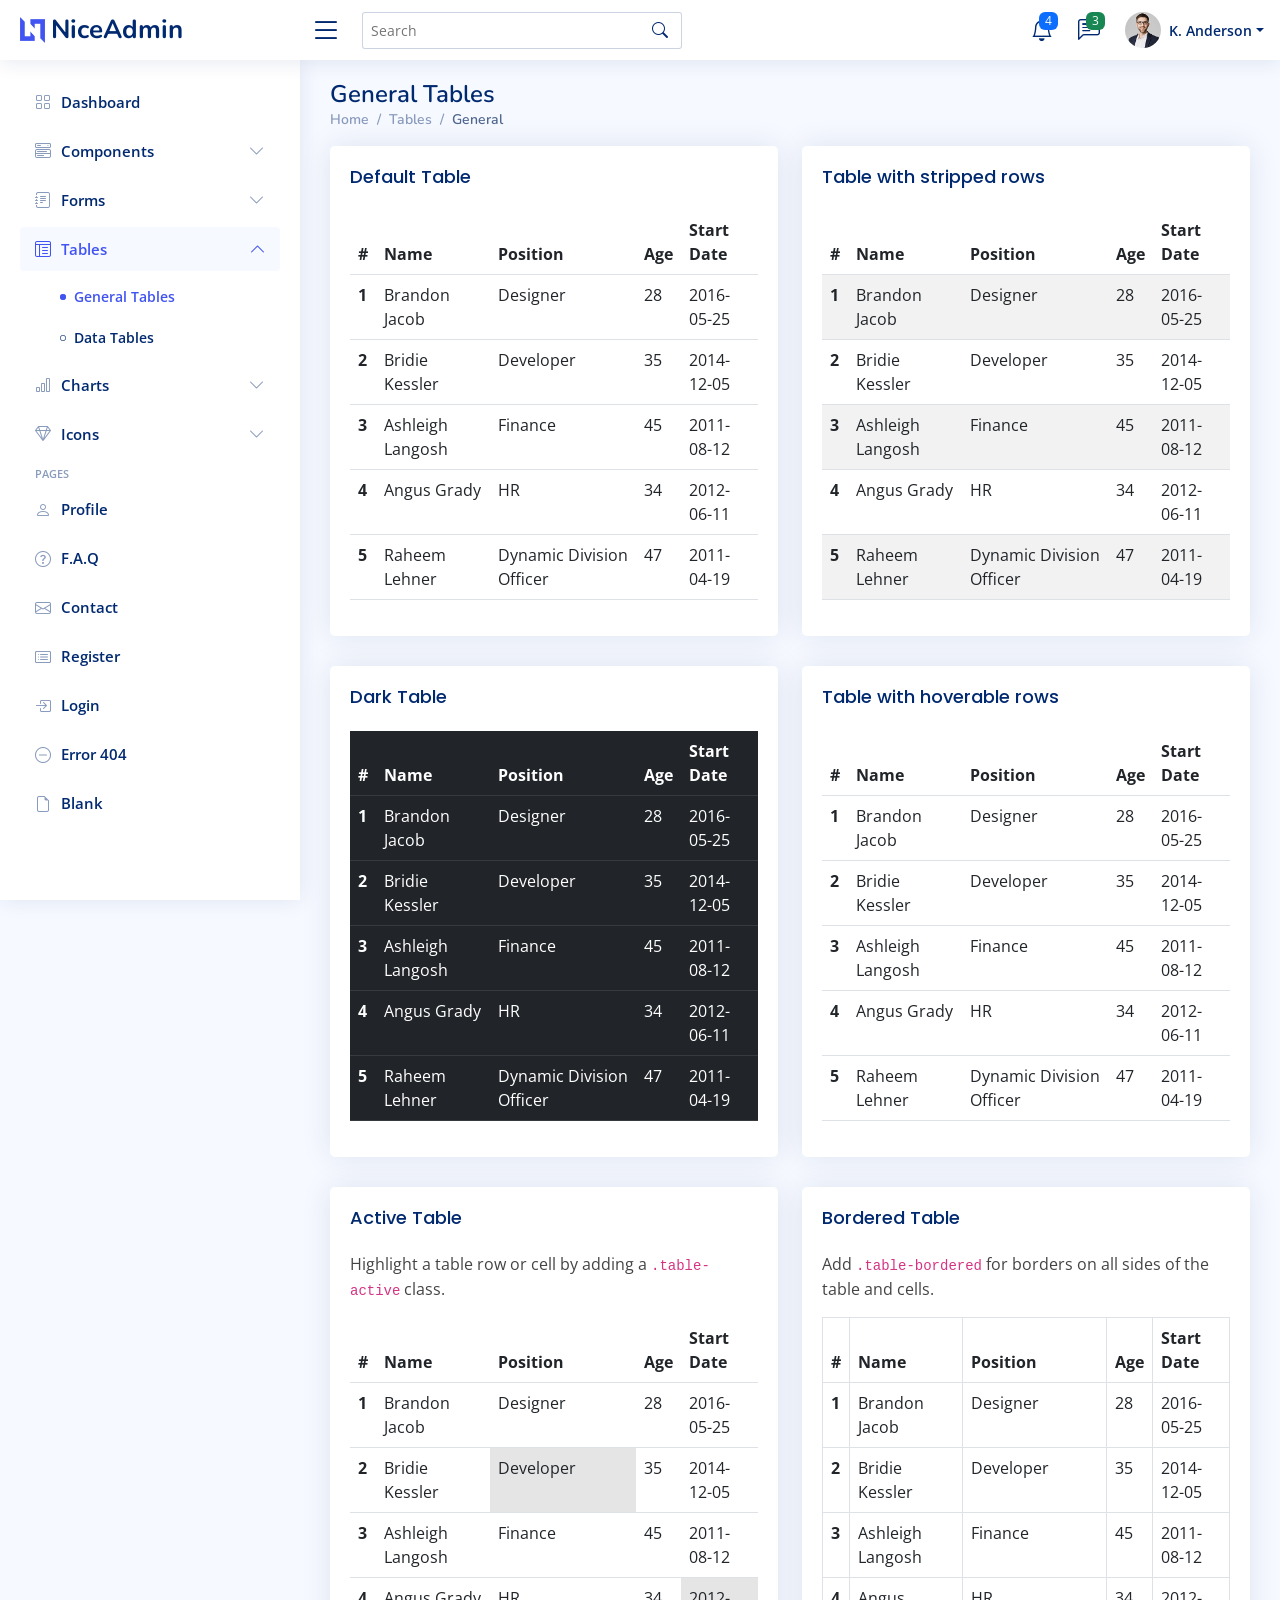
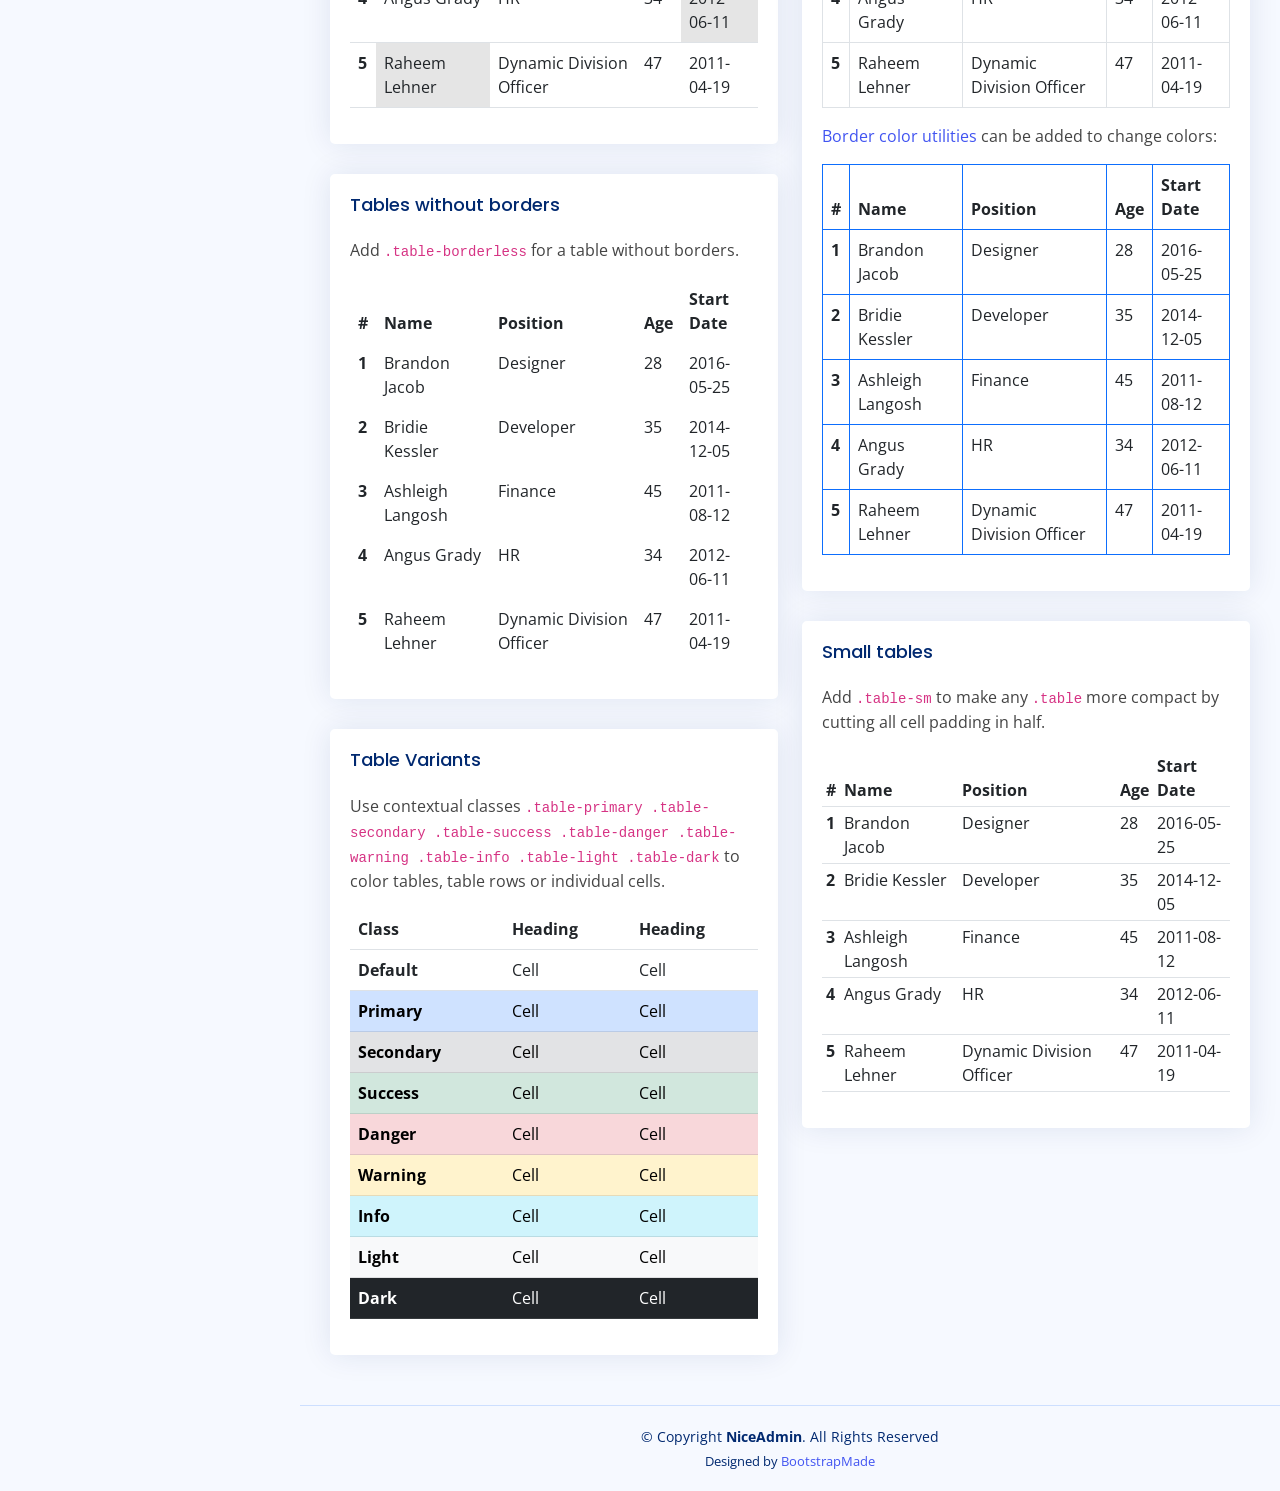
<file: resources/views/rapid/admin/tables-general.html>
<!DOCTYPE html>
<html lang="en">

<head>
  <meta charset="utf-8">
  <meta content="width=device-width, initial-scale=1.0" name="viewport">

  <title>Tables / General - NiceAdmin Bootstrap Template</title>
  <meta content="" name="description">
  <meta content="" name="keywords">

  <!-- Favicons -->
  <link href="assets/img/favicon.png" rel="icon">
  <link href="assets/img/apple-touch-icon.png" rel="apple-touch-icon">

  <!-- Google Fonts -->
  <link href="https://fonts.gstatic.com" rel="preconnect">
  <link href="https://fonts.googleapis.com/css?family=Open+Sans:300,300i,400,400i,600,600i,700,700i|Nunito:300,300i,400,400i,600,600i,700,700i|Poppins:300,300i,400,400i,500,500i,600,600i,700,700i" rel="stylesheet">

  <!-- Vendor CSS Files -->
  <link href="assets/vendor/bootstrap/css/bootstrap.min.css" rel="stylesheet">
  <link href="assets/vendor/bootstrap-icons/bootstrap-icons.css" rel="stylesheet">
  <link href="assets/vendor/boxicons/css/boxicons.min.css" rel="stylesheet">
  <link href="assets/vendor/quill/quill.snow.css" rel="stylesheet">
  <link href="assets/vendor/quill/quill.bubble.css" rel="stylesheet">
  <link href="assets/vendor/remixicon/remixicon.css" rel="stylesheet">
  <link href="assets/vendor/simple-datatables/style.css" rel="stylesheet">

  <!-- Template Main CSS File -->
  <link href="assets/css/style.css" rel="stylesheet">

  <!-- =======================================================
  * Template Name: NiceAdmin - v2.5.0
  * Template URL: https://bootstrapmade.com/nice-admin-bootstrap-admin-html-template/
  * Author: BootstrapMade.com
  * License: https://bootstrapmade.com/license/
  ======================================================== -->
</head>

<body>

  <!-- ======= Header ======= -->
  <header id="header" class="header fixed-top d-flex align-items-center">

    <div class="d-flex align-items-center justify-content-between">
      <a href="index.html" class="logo d-flex align-items-center">
        <img src="assets/img/logo.png" alt="">
        <span class="d-none d-lg-block">NiceAdmin</span>
      </a>
      <i class="bi bi-list toggle-sidebar-btn"></i>
    </div><!-- End Logo -->

    <div class="search-bar">
      <form class="search-form d-flex align-items-center" method="POST" action="#">
        <input type="text" name="query" placeholder="Search" title="Enter search keyword">
        <button type="submit" title="Search"><i class="bi bi-search"></i></button>
      </form>
    </div><!-- End Search Bar -->

    <nav class="header-nav ms-auto">
      <ul class="d-flex align-items-center">

        <li class="nav-item d-block d-lg-none">
          <a class="nav-link nav-icon search-bar-toggle " href="#">
            <i class="bi bi-search"></i>
          </a>
        </li><!-- End Search Icon-->

        <li class="nav-item dropdown">

          <a class="nav-link nav-icon" href="#" data-bs-toggle="dropdown">
            <i class="bi bi-bell"></i>
            <span class="badge bg-primary badge-number">4</span>
          </a><!-- End Notification Icon -->

          <ul class="dropdown-menu dropdown-menu-end dropdown-menu-arrow notifications">
            <li class="dropdown-header">
              You have 4 new notifications
              <a href="#"><span class="badge rounded-pill bg-primary p-2 ms-2">View all</span></a>
            </li>
            <li>
              <hr class="dropdown-divider">
            </li>

            <li class="notification-item">
              <i class="bi bi-exclamation-circle text-warning"></i>
              <div>
                <h4>Lorem Ipsum</h4>
                <p>Quae dolorem earum veritatis oditseno</p>
                <p>30 min. ago</p>
              </div>
            </li>

            <li>
              <hr class="dropdown-divider">
            </li>

            <li class="notification-item">
              <i class="bi bi-x-circle text-danger"></i>
              <div>
                <h4>Atque rerum nesciunt</h4>
                <p>Quae dolorem earum veritatis oditseno</p>
                <p>1 hr. ago</p>
              </div>
            </li>

            <li>
              <hr class="dropdown-divider">
            </li>

            <li class="notification-item">
              <i class="bi bi-check-circle text-success"></i>
              <div>
                <h4>Sit rerum fuga</h4>
                <p>Quae dolorem earum veritatis oditseno</p>
                <p>2 hrs. ago</p>
              </div>
            </li>

            <li>
              <hr class="dropdown-divider">
            </li>

            <li class="notification-item">
              <i class="bi bi-info-circle text-primary"></i>
              <div>
                <h4>Dicta reprehenderit</h4>
                <p>Quae dolorem earum veritatis oditseno</p>
                <p>4 hrs. ago</p>
              </div>
            </li>

            <li>
              <hr class="dropdown-divider">
            </li>
            <li class="dropdown-footer">
              <a href="#">Show all notifications</a>
            </li>

          </ul><!-- End Notification Dropdown Items -->

        </li><!-- End Notification Nav -->

        <li class="nav-item dropdown">

          <a class="nav-link nav-icon" href="#" data-bs-toggle="dropdown">
            <i class="bi bi-chat-left-text"></i>
            <span class="badge bg-success badge-number">3</span>
          </a><!-- End Messages Icon -->

          <ul class="dropdown-menu dropdown-menu-end dropdown-menu-arrow messages">
            <li class="dropdown-header">
              You have 3 new messages
              <a href="#"><span class="badge rounded-pill bg-primary p-2 ms-2">View all</span></a>
            </li>
            <li>
              <hr class="dropdown-divider">
            </li>

            <li class="message-item">
              <a href="#">
                <img src="assets/img/messages-1.jpg" alt="" class="rounded-circle">
                <div>
                  <h4>Maria Hudson</h4>
                  <p>Velit asperiores et ducimus soluta repudiandae labore officia est ut...</p>
                  <p>4 hrs. ago</p>
                </div>
              </a>
            </li>
            <li>
              <hr class="dropdown-divider">
            </li>

            <li class="message-item">
              <a href="#">
                <img src="assets/img/messages-2.jpg" alt="" class="rounded-circle">
                <div>
                  <h4>Anna Nelson</h4>
                  <p>Velit asperiores et ducimus soluta repudiandae labore officia est ut...</p>
                  <p>6 hrs. ago</p>
                </div>
              </a>
            </li>
            <li>
              <hr class="dropdown-divider">
            </li>

            <li class="message-item">
              <a href="#">
                <img src="assets/img/messages-3.jpg" alt="" class="rounded-circle">
                <div>
                  <h4>David Muldon</h4>
                  <p>Velit asperiores et ducimus soluta repudiandae labore officia est ut...</p>
                  <p>8 hrs. ago</p>
                </div>
              </a>
            </li>
            <li>
              <hr class="dropdown-divider">
            </li>

            <li class="dropdown-footer">
              <a href="#">Show all messages</a>
            </li>

          </ul><!-- End Messages Dropdown Items -->

        </li><!-- End Messages Nav -->

        <li class="nav-item dropdown pe-3">

          <a class="nav-link nav-profile d-flex align-items-center pe-0" href="#" data-bs-toggle="dropdown">
            <img src="assets/img/profile-img.jpg" alt="Profile" class="rounded-circle">
            <span class="d-none d-md-block dropdown-toggle ps-2">K. Anderson</span>
          </a><!-- End Profile Iamge Icon -->

          <ul class="dropdown-menu dropdown-menu-end dropdown-menu-arrow profile">
            <li class="dropdown-header">
              <h6>Kevin Anderson</h6>
              <span>Web Designer</span>
            </li>
            <li>
              <hr class="dropdown-divider">
            </li>

            <li>
              <a class="dropdown-item d-flex align-items-center" href="users-profile.html">
                <i class="bi bi-person"></i>
                <span>My Profile</span>
              </a>
            </li>
            <li>
              <hr class="dropdown-divider">
            </li>

            <li>
              <a class="dropdown-item d-flex align-items-center" href="users-profile.html">
                <i class="bi bi-gear"></i>
                <span>Account Settings</span>
              </a>
            </li>
            <li>
              <hr class="dropdown-divider">
            </li>

            <li>
              <a class="dropdown-item d-flex align-items-center" href="pages-faq.html">
                <i class="bi bi-question-circle"></i>
                <span>Need Help?</span>
              </a>
            </li>
            <li>
              <hr class="dropdown-divider">
            </li>

            <li>
              <a class="dropdown-item d-flex align-items-center" href="#">
                <i class="bi bi-box-arrow-right"></i>
                <span>Sign Out</span>
              </a>
            </li>

          </ul><!-- End Profile Dropdown Items -->
        </li><!-- End Profile Nav -->

      </ul>
    </nav><!-- End Icons Navigation -->

  </header><!-- End Header -->

  <!-- ======= Sidebar ======= -->
  <aside id="sidebar" class="sidebar">

    <ul class="sidebar-nav" id="sidebar-nav">

      <li class="nav-item">
        <a class="nav-link collapsed" href="index.html">
          <i class="bi bi-grid"></i>
          <span>Dashboard</span>
        </a>
      </li><!-- End Dashboard Nav -->

      <li class="nav-item">
        <a class="nav-link collapsed" data-bs-target="#components-nav" data-bs-toggle="collapse" href="#">
          <i class="bi bi-menu-button-wide"></i><span>Components</span><i class="bi bi-chevron-down ms-auto"></i>
        </a>
        <ul id="components-nav" class="nav-content collapse " data-bs-parent="#sidebar-nav">
          <li>
            <a href="components-alerts.html">
              <i class="bi bi-circle"></i><span>Alerts</span>
            </a>
          </li>
          <li>
            <a href="components-accordion.html">
              <i class="bi bi-circle"></i><span>Accordion</span>
            </a>
          </li>
          <li>
            <a href="components-badges.html">
              <i class="bi bi-circle"></i><span>Badges</span>
            </a>
          </li>
          <li>
            <a href="components-breadcrumbs.html">
              <i class="bi bi-circle"></i><span>Breadcrumbs</span>
            </a>
          </li>
          <li>
            <a href="components-buttons.html">
              <i class="bi bi-circle"></i><span>Buttons</span>
            </a>
          </li>
          <li>
            <a href="components-cards.html">
              <i class="bi bi-circle"></i><span>Cards</span>
            </a>
          </li>
          <li>
            <a href="components-carousel.html">
              <i class="bi bi-circle"></i><span>Carousel</span>
            </a>
          </li>
          <li>
            <a href="components-list-group.html">
              <i class="bi bi-circle"></i><span>List group</span>
            </a>
          </li>
          <li>
            <a href="components-modal.html">
              <i class="bi bi-circle"></i><span>Modal</span>
            </a>
          </li>
          <li>
            <a href="components-tabs.html">
              <i class="bi bi-circle"></i><span>Tabs</span>
            </a>
          </li>
          <li>
            <a href="components-pagination.html">
              <i class="bi bi-circle"></i><span>Pagination</span>
            </a>
          </li>
          <li>
            <a href="components-progress.html">
              <i class="bi bi-circle"></i><span>Progress</span>
            </a>
          </li>
          <li>
            <a href="components-spinners.html">
              <i class="bi bi-circle"></i><span>Spinners</span>
            </a>
          </li>
          <li>
            <a href="components-tooltips.html">
              <i class="bi bi-circle"></i><span>Tooltips</span>
            </a>
          </li>
        </ul>
      </li><!-- End Components Nav -->

      <li class="nav-item">
        <a class="nav-link collapsed" data-bs-target="#forms-nav" data-bs-toggle="collapse" href="#">
          <i class="bi bi-journal-text"></i><span>Forms</span><i class="bi bi-chevron-down ms-auto"></i>
        </a>
        <ul id="forms-nav" class="nav-content collapse " data-bs-parent="#sidebar-nav">
          <li>
            <a href="forms-elements.html">
              <i class="bi bi-circle"></i><span>Form Elements</span>
            </a>
          </li>
          <li>
            <a href="forms-layouts.html">
              <i class="bi bi-circle"></i><span>Form Layouts</span>
            </a>
          </li>
          <li>
            <a href="forms-editors.html">
              <i class="bi bi-circle"></i><span>Form Editors</span>
            </a>
          </li>
          <li>
            <a href="forms-validation.html">
              <i class="bi bi-circle"></i><span>Form Validation</span>
            </a>
          </li>
        </ul>
      </li><!-- End Forms Nav -->

      <li class="nav-item">
        <a class="nav-link " data-bs-target="#tables-nav" data-bs-toggle="collapse" href="#">
          <i class="bi bi-layout-text-window-reverse"></i><span>Tables</span><i class="bi bi-chevron-down ms-auto"></i>
        </a>
        <ul id="tables-nav" class="nav-content collapse show" data-bs-parent="#sidebar-nav">
          <li>
            <a href="tables-general.html" class="active">
              <i class="bi bi-circle"></i><span>General Tables</span>
            </a>
          </li>
          <li>
            <a href="tables-data.html">
              <i class="bi bi-circle"></i><span>Data Tables</span>
            </a>
          </li>
        </ul>
      </li><!-- End Tables Nav -->

      <li class="nav-item">
        <a class="nav-link collapsed" data-bs-target="#charts-nav" data-bs-toggle="collapse" href="#">
          <i class="bi bi-bar-chart"></i><span>Charts</span><i class="bi bi-chevron-down ms-auto"></i>
        </a>
        <ul id="charts-nav" class="nav-content collapse " data-bs-parent="#sidebar-nav">
          <li>
            <a href="charts-chartjs.html">
              <i class="bi bi-circle"></i><span>Chart.js</span>
            </a>
          </li>
          <li>
            <a href="charts-apexcharts.html">
              <i class="bi bi-circle"></i><span>ApexCharts</span>
            </a>
          </li>
          <li>
            <a href="charts-echarts.html">
              <i class="bi bi-circle"></i><span>ECharts</span>
            </a>
          </li>
        </ul>
      </li><!-- End Charts Nav -->

      <li class="nav-item">
        <a class="nav-link collapsed" data-bs-target="#icons-nav" data-bs-toggle="collapse" href="#">
          <i class="bi bi-gem"></i><span>Icons</span><i class="bi bi-chevron-down ms-auto"></i>
        </a>
        <ul id="icons-nav" class="nav-content collapse " data-bs-parent="#sidebar-nav">
          <li>
            <a href="icons-bootstrap.html">
              <i class="bi bi-circle"></i><span>Bootstrap Icons</span>
            </a>
          </li>
          <li>
            <a href="icons-remix.html">
              <i class="bi bi-circle"></i><span>Remix Icons</span>
            </a>
          </li>
          <li>
            <a href="icons-boxicons.html">
              <i class="bi bi-circle"></i><span>Boxicons</span>
            </a>
          </li>
        </ul>
      </li><!-- End Icons Nav -->

      <li class="nav-heading">Pages</li>

      <li class="nav-item">
        <a class="nav-link collapsed" href="users-profile.html">
          <i class="bi bi-person"></i>
          <span>Profile</span>
        </a>
      </li><!-- End Profile Page Nav -->

      <li class="nav-item">
        <a class="nav-link collapsed" href="pages-faq.html">
          <i class="bi bi-question-circle"></i>
          <span>F.A.Q</span>
        </a>
      </li><!-- End F.A.Q Page Nav -->

      <li class="nav-item">
        <a class="nav-link collapsed" href="pages-contact.html">
          <i class="bi bi-envelope"></i>
          <span>Contact</span>
        </a>
      </li><!-- End Contact Page Nav -->

      <li class="nav-item">
        <a class="nav-link collapsed" href="pages-register.html">
          <i class="bi bi-card-list"></i>
          <span>Register</span>
        </a>
      </li><!-- End Register Page Nav -->

      <li class="nav-item">
        <a class="nav-link collapsed" href="pages-login.html">
          <i class="bi bi-box-arrow-in-right"></i>
          <span>Login</span>
        </a>
      </li><!-- End Login Page Nav -->

      <li class="nav-item">
        <a class="nav-link collapsed" href="pages-error-404.html">
          <i class="bi bi-dash-circle"></i>
          <span>Error 404</span>
        </a>
      </li><!-- End Error 404 Page Nav -->

      <li class="nav-item">
        <a class="nav-link collapsed" href="pages-blank.html">
          <i class="bi bi-file-earmark"></i>
          <span>Blank</span>
        </a>
      </li><!-- End Blank Page Nav -->

    </ul>

  </aside><!-- End Sidebar-->

  <main id="main" class="main">

    <div class="pagetitle">
      <h1>General Tables</h1>
      <nav>
        <ol class="breadcrumb">
          <li class="breadcrumb-item"><a href="index.html">Home</a></li>
          <li class="breadcrumb-item">Tables</li>
          <li class="breadcrumb-item active">General</li>
        </ol>
      </nav>
    </div><!-- End Page Title -->

    <section class="section">
      <div class="row">
        <div class="col-lg-6">

          <div class="card">
            <div class="card-body">
              <h5 class="card-title">Default Table</h5>

              <!-- Default Table -->
              <table class="table">
                <thead>
                  <tr>
                    <th scope="col">#</th>
                    <th scope="col">Name</th>
                    <th scope="col">Position</th>
                    <th scope="col">Age</th>
                    <th scope="col">Start Date</th>
                  </tr>
                </thead>
                <tbody>
                  <tr>
                    <th scope="row">1</th>
                    <td>Brandon Jacob</td>
                    <td>Designer</td>
                    <td>28</td>
                    <td>2016-05-25</td>
                  </tr>
                  <tr>
                    <th scope="row">2</th>
                    <td>Bridie Kessler</td>
                    <td>Developer</td>
                    <td>35</td>
                    <td>2014-12-05</td>
                  </tr>
                  <tr>
                    <th scope="row">3</th>
                    <td>Ashleigh Langosh</td>
                    <td>Finance</td>
                    <td>45</td>
                    <td>2011-08-12</td>
                  </tr>
                  <tr>
                    <th scope="row">4</th>
                    <td>Angus Grady</td>
                    <td>HR</td>
                    <td>34</td>
                    <td>2012-06-11</td>
                  </tr>
                  <tr>
                    <th scope="row">5</th>
                    <td>Raheem Lehner</td>
                    <td>Dynamic Division Officer</td>
                    <td>47</td>
                    <td>2011-04-19</td>
                  </tr>
                </tbody>
              </table>
              <!-- End Default Table Example -->
            </div>
          </div>

          <div class="card">
            <div class="card-body">
              <h5 class="card-title">Dark Table</h5>

              <!-- Dark Table -->
              <table class="table table-dark">
                <thead>
                  <tr>
                    <th scope="col">#</th>
                    <th scope="col">Name</th>
                    <th scope="col">Position</th>
                    <th scope="col">Age</th>
                    <th scope="col">Start Date</th>
                  </tr>
                </thead>
                <tbody>
                  <tr>
                    <th scope="row">1</th>
                    <td>Brandon Jacob</td>
                    <td>Designer</td>
                    <td>28</td>
                    <td>2016-05-25</td>
                  </tr>
                  <tr>
                    <th scope="row">2</th>
                    <td>Bridie Kessler</td>
                    <td>Developer</td>
                    <td>35</td>
                    <td>2014-12-05</td>
                  </tr>
                  <tr>
                    <th scope="row">3</th>
                    <td>Ashleigh Langosh</td>
                    <td>Finance</td>
                    <td>45</td>
                    <td>2011-08-12</td>
                  </tr>
                  <tr>
                    <th scope="row">4</th>
                    <td>Angus Grady</td>
                    <td>HR</td>
                    <td>34</td>
                    <td>2012-06-11</td>
                  </tr>
                  <tr>
                    <th scope="row">5</th>
                    <td>Raheem Lehner</td>
                    <td>Dynamic Division Officer</td>
                    <td>47</td>
                    <td>2011-04-19</td>
                  </tr>
                </tbody>
              </table>
              <!-- End Dark Table -->

            </div>
          </div>

          <div class="card">
            <div class="card-body">
              <h5 class="card-title">Active Table</h5>
              <p>Highlight a table row or cell by adding a <code>.table-active</code> class.</p>
              <!-- Active Table -->
              <table class="table">
                <thead>
                  <tr>
                    <th scope="col">#</th>
                    <th scope="col">Name</th>
                    <th scope="col">Position</th>
                    <th scope="col">Age</th>
                    <th scope="col">Start Date</th>
                  </tr>
                </thead>
                <tbody>
                  <tr>
                    <th scope="row">1</th>
                    <td>Brandon Jacob</td>
                    <td>Designer</td>
                    <td>28</td>
                    <td>2016-05-25</td>
                  </tr>
                  <tr>
                    <th scope="row">2</th>
                    <td>Bridie Kessler</td>
                    <td class="table-active">Developer</td>
                    <td>35</td>
                    <td>2014-12-05</td>
                  </tr>
                  <tr>
                    <th scope="row">3</th>
                    <td>Ashleigh Langosh</td>
                    <td>Finance</td>
                    <td>45</td>
                    <td>2011-08-12</td>
                  </tr>
                  <tr>
                    <th scope="row">4</th>
                    <td>Angus Grady</td>
                    <td>HR</td>
                    <td>34</td>
                    <td class="table-active">2012-06-11</td>
                  </tr>
                  <tr>
                    <th scope="row">5</th>
                    <td class="table-active">Raheem Lehner</td>
                    <td>Dynamic Division Officer</td>
                    <td>47</td>
                    <td>2011-04-19</td>
                  </tr>
                </tbody>
              </table>
              <!-- End Active Table -->

            </div>
          </div>

          <div class="card">
            <div class="card-body">
              <h5 class="card-title">Tables without borders</h5>
              <p>Add <code>.table-borderless</code> for a table without borders.</p>
              <!-- Active Table -->
              <table class="table table-borderless">
                <thead>
                  <tr>
                    <th scope="col">#</th>
                    <th scope="col">Name</th>
                    <th scope="col">Position</th>
                    <th scope="col">Age</th>
                    <th scope="col">Start Date</th>
                  </tr>
                </thead>
                <tbody>
                  <tr>
                    <th scope="row">1</th>
                    <td>Brandon Jacob</td>
                    <td>Designer</td>
                    <td>28</td>
                    <td>2016-05-25</td>
                  </tr>
                  <tr>
                    <th scope="row">2</th>
                    <td>Bridie Kessler</td>
                    <td>Developer</td>
                    <td>35</td>
                    <td>2014-12-05</td>
                  </tr>
                  <tr>
                    <th scope="row">3</th>
                    <td>Ashleigh Langosh</td>
                    <td>Finance</td>
                    <td>45</td>
                    <td>2011-08-12</td>
                  </tr>
                  <tr>
                    <th scope="row">4</th>
                    <td>Angus Grady</td>
                    <td>HR</td>
                    <td>34</td>
                    <td>2012-06-11</td>
                  </tr>
                  <tr>
                    <th scope="row">5</th>
                    <td>Raheem Lehner</td>
                    <td>Dynamic Division Officer</td>
                    <td>47</td>
                    <td>2011-04-19</td>
                  </tr>
                </tbody>
              </table>
              <!-- End Tables without borders -->

            </div>
          </div>

          <div class="card">
            <div class="card-body">
              <h5 class="card-title">Table Variants</h5>
              <p>Use contextual classes <code>.table-primary .table-secondary .table-success .table-danger .table-warning .table-info .table-light .table-dark</code> to color tables, table rows or individual cells.</p>
              <!-- Table Variants -->
              <table class="table">
                <thead>
                  <tr>
                    <th scope="col">Class</th>
                    <th scope="col">Heading</th>
                    <th scope="col">Heading</th>
                  </tr>
                </thead>
                <tbody>
                  <tr>
                    <th scope="row">Default</th>
                    <td>Cell</td>
                    <td>Cell</td>
                  </tr>

                  <tr class="table-primary">
                    <th scope="row">Primary</th>
                    <td>Cell</td>
                    <td>Cell</td>
                  </tr>
                  <tr class="table-secondary">
                    <th scope="row">Secondary</th>
                    <td>Cell</td>
                    <td>Cell</td>
                  </tr>
                  <tr class="table-success">
                    <th scope="row">Success</th>
                    <td>Cell</td>
                    <td>Cell</td>
                  </tr>
                  <tr class="table-danger">
                    <th scope="row">Danger</th>
                    <td>Cell</td>
                    <td>Cell</td>
                  </tr>
                  <tr class="table-warning">
                    <th scope="row">Warning</th>
                    <td>Cell</td>
                    <td>Cell</td>
                  </tr>
                  <tr class="table-info">
                    <th scope="row">Info</th>
                    <td>Cell</td>
                    <td>Cell</td>
                  </tr>
                  <tr class="table-light">
                    <th scope="row">Light</th>
                    <td>Cell</td>
                    <td>Cell</td>
                  </tr>
                  <tr class="table-dark">
                    <th scope="row">Dark</th>
                    <td>Cell</td>
                    <td>Cell</td>
                  </tr>
                </tbody>
              </table>
              <!-- End Table Variants -->

            </div>
          </div>

        </div>

        <div class="col-lg-6">

          <div class="card">
            <div class="card-body">
              <h5 class="card-title">Table with stripped rows</h5>

              <!-- Table with stripped rows -->
              <table class="table table-striped">
                <thead>
                  <tr>
                    <th scope="col">#</th>
                    <th scope="col">Name</th>
                    <th scope="col">Position</th>
                    <th scope="col">Age</th>
                    <th scope="col">Start Date</th>
                  </tr>
                </thead>
                <tbody>
                  <tr>
                    <th scope="row">1</th>
                    <td>Brandon Jacob</td>
                    <td>Designer</td>
                    <td>28</td>
                    <td>2016-05-25</td>
                  </tr>
                  <tr>
                    <th scope="row">2</th>
                    <td>Bridie Kessler</td>
                    <td>Developer</td>
                    <td>35</td>
                    <td>2014-12-05</td>
                  </tr>
                  <tr>
                    <th scope="row">3</th>
                    <td>Ashleigh Langosh</td>
                    <td>Finance</td>
                    <td>45</td>
                    <td>2011-08-12</td>
                  </tr>
                  <tr>
                    <th scope="row">4</th>
                    <td>Angus Grady</td>
                    <td>HR</td>
                    <td>34</td>
                    <td>2012-06-11</td>
                  </tr>
                  <tr>
                    <th scope="row">5</th>
                    <td>Raheem Lehner</td>
                    <td>Dynamic Division Officer</td>
                    <td>47</td>
                    <td>2011-04-19</td>
                  </tr>
                </tbody>
              </table>
              <!-- End Table with stripped rows -->

            </div>
          </div>

          <div class="card">
            <div class="card-body">
              <h5 class="card-title">Table with hoverable rows</h5>

              <!-- Table with hoverable rows -->
              <table class="table table-hover">
                <thead>
                  <tr>
                    <th scope="col">#</th>
                    <th scope="col">Name</th>
                    <th scope="col">Position</th>
                    <th scope="col">Age</th>
                    <th scope="col">Start Date</th>
                  </tr>
                </thead>
                <tbody>
                  <tr>
                    <th scope="row">1</th>
                    <td>Brandon Jacob</td>
                    <td>Designer</td>
                    <td>28</td>
                    <td>2016-05-25</td>
                  </tr>
                  <tr>
                    <th scope="row">2</th>
                    <td>Bridie Kessler</td>
                    <td>Developer</td>
                    <td>35</td>
                    <td>2014-12-05</td>
                  </tr>
                  <tr>
                    <th scope="row">3</th>
                    <td>Ashleigh Langosh</td>
                    <td>Finance</td>
                    <td>45</td>
                    <td>2011-08-12</td>
                  </tr>
                  <tr>
                    <th scope="row">4</th>
                    <td>Angus Grady</td>
                    <td>HR</td>
                    <td>34</td>
                    <td>2012-06-11</td>
                  </tr>
                  <tr>
                    <th scope="row">5</th>
                    <td>Raheem Lehner</td>
                    <td>Dynamic Division Officer</td>
                    <td>47</td>
                    <td>2011-04-19</td>
                  </tr>
                </tbody>
              </table>
              <!-- End Table with hoverable rows -->

            </div>
          </div>

          <div class="card">
            <div class="card-body">
              <h5 class="card-title">Bordered Table</h5>
              <p>Add <code>.table-bordered</code> for borders on all sides of the table and cells.</p>
              <!-- Bordered Table -->
              <table class="table table-bordered">
                <thead>
                  <tr>
                    <th scope="col">#</th>
                    <th scope="col">Name</th>
                    <th scope="col">Position</th>
                    <th scope="col">Age</th>
                    <th scope="col">Start Date</th>
                  </tr>
                </thead>
                <tbody>
                  <tr>
                    <th scope="row">1</th>
                    <td>Brandon Jacob</td>
                    <td>Designer</td>
                    <td>28</td>
                    <td>2016-05-25</td>
                  </tr>
                  <tr>
                    <th scope="row">2</th>
                    <td>Bridie Kessler</td>
                    <td>Developer</td>
                    <td>35</td>
                    <td>2014-12-05</td>
                  </tr>
                  <tr>
                    <th scope="row">3</th>
                    <td>Ashleigh Langosh</td>
                    <td>Finance</td>
                    <td>45</td>
                    <td>2011-08-12</td>
                  </tr>
                  <tr>
                    <th scope="row">4</th>
                    <td>Angus Grady</td>
                    <td>HR</td>
                    <td>34</td>
                    <td>2012-06-11</td>
                  </tr>
                  <tr>
                    <th scope="row">5</th>
                    <td>Raheem Lehner</td>
                    <td>Dynamic Division Officer</td>
                    <td>47</td>
                    <td>2011-04-19</td>
                  </tr>
                </tbody>
              </table>
              <!-- End Bordered Table -->

              <p><a href="https://getbootstrap.com/docs/5.0/utilities/borders/#border-color" target="_blank">Border color utilities</a> can be added to change colors:</p>

              <!-- Primary Color Bordered Table -->
              <table class="table table-bordered border-primary">
                <thead>
                  <tr>
                    <th scope="col">#</th>
                    <th scope="col">Name</th>
                    <th scope="col">Position</th>
                    <th scope="col">Age</th>
                    <th scope="col">Start Date</th>
                  </tr>
                </thead>
                <tbody>
                  <tr>
                    <th scope="row">1</th>
                    <td>Brandon Jacob</td>
                    <td>Designer</td>
                    <td>28</td>
                    <td>2016-05-25</td>
                  </tr>
                  <tr>
                    <th scope="row">2</th>
                    <td>Bridie Kessler</td>
                    <td>Developer</td>
                    <td>35</td>
                    <td>2014-12-05</td>
                  </tr>
                  <tr>
                    <th scope="row">3</th>
                    <td>Ashleigh Langosh</td>
                    <td>Finance</td>
                    <td>45</td>
                    <td>2011-08-12</td>
                  </tr>
                  <tr>
                    <th scope="row">4</th>
                    <td>Angus Grady</td>
                    <td>HR</td>
                    <td>34</td>
                    <td>2012-06-11</td>
                  </tr>
                  <tr>
                    <th scope="row">5</th>
                    <td>Raheem Lehner</td>
                    <td>Dynamic Division Officer</td>
                    <td>47</td>
                    <td>2011-04-19</td>
                  </tr>
                </tbody>
              </table>
              <!-- End Primary Color Bordered Table -->

            </div>
          </div>

          <div class="card">
            <div class="card-body">
              <h5 class="card-title">Small tables</h5>
              <p>Add <code>.table-sm</code> to make any <code>.table</code> more compact by cutting all cell padding in half.</p>
              <!-- Small tables -->
              <table class="table table-sm">
                <thead>
                  <tr>
                    <th scope="col">#</th>
                    <th scope="col">Name</th>
                    <th scope="col">Position</th>
                    <th scope="col">Age</th>
                    <th scope="col">Start Date</th>
                  </tr>
                </thead>
                <tbody>
                  <tr>
                    <th scope="row">1</th>
                    <td>Brandon Jacob</td>
                    <td>Designer</td>
                    <td>28</td>
                    <td>2016-05-25</td>
                  </tr>
                  <tr>
                    <th scope="row">2</th>
                    <td>Bridie Kessler</td>
                    <td>Developer</td>
                    <td>35</td>
                    <td>2014-12-05</td>
                  </tr>
                  <tr>
                    <th scope="row">3</th>
                    <td>Ashleigh Langosh</td>
                    <td>Finance</td>
                    <td>45</td>
                    <td>2011-08-12</td>
                  </tr>
                  <tr>
                    <th scope="row">4</th>
                    <td>Angus Grady</td>
                    <td>HR</td>
                    <td>34</td>
                    <td>2012-06-11</td>
                  </tr>
                  <tr>
                    <th scope="row">5</th>
                    <td>Raheem Lehner</td>
                    <td>Dynamic Division Officer</td>
                    <td>47</td>
                    <td>2011-04-19</td>
                  </tr>
                </tbody>
              </table>
              <!-- End small tables -->

            </div>
          </div>

        </div>
      </div>
    </section>

  </main><!-- End #main -->

  <!-- ======= Footer ======= -->
  <footer id="footer" class="footer">
    <div class="copyright">
      &copy; Copyright <strong><span>NiceAdmin</span></strong>. All Rights Reserved
    </div>
    <div class="credits">
      <!-- All the links in the footer should remain intact. -->
      <!-- You can delete the links only if you purchased the pro version. -->
      <!-- Licensing information: https://bootstrapmade.com/license/ -->
      <!-- Purchase the pro version with working PHP/AJAX contact form: https://bootstrapmade.com/nice-admin-bootstrap-admin-html-template/ -->
      Designed by <a href="https://bootstrapmade.com/">BootstrapMade</a>
    </div>
  </footer><!-- End Footer -->

  <a href="#" class="back-to-top d-flex align-items-center justify-content-center"><i class="bi bi-arrow-up-short"></i></a>

  <!-- Vendor JS Files -->
  <script src="assets/vendor/apexcharts/apexcharts.min.js"></script>
  <script src="assets/vendor/bootstrap/js/bootstrap.bundle.min.js"></script>
  <script src="assets/vendor/chart.js/chart.umd.js"></script>
  <script src="assets/vendor/echarts/echarts.min.js"></script>
  <script src="assets/vendor/quill/quill.min.js"></script>
  <script src="assets/vendor/simple-datatables/simple-datatables.js"></script>
  <script src="assets/vendor/tinymce/tinymce.min.js"></script>
  <script src="assets/vendor/php-email-form/validate.js"></script>

  <!-- Template Main JS File -->
  <script src="assets/js/main.js"></script>

</body>

</html>
</file>
<file: resources/views/rapid/admin/assets/vendor/quill/quill.snow.css>
/*!
 * Quill Editor v1.3.7
 * https://quilljs.com/
 * Copyright (c) 2014, Jason Chen
 * Copyright (c) 2013, salesforce.com
 */
.ql-container {
  box-sizing: border-box;
  font-family: Helvetica, Arial, sans-serif;
  font-size: 13px;
  height: 100%;
  margin: 0px;
  position: relative;
}
.ql-container.ql-disabled .ql-tooltip {
  visibility: hidden;
}
.ql-container.ql-disabled .ql-editor ul[data-checked] > li::before {
  pointer-events: none;
}
.ql-clipboard {
  left: -100000px;
  height: 1px;
  overflow-y: hidden;
  position: absolute;
  top: 50%;
}
.ql-clipboard p {
  margin: 0;
  padding: 0;
}
.ql-editor {
  box-sizing: border-box;
  line-height: 1.42;
  height: 100%;
  outline: none;
  overflow-y: auto;
  padding: 12px 15px;
  tab-size: 4;
  -moz-tab-size: 4;
  text-align: left;
  white-space: pre-wrap;
  word-wrap: break-word;
}
.ql-editor > * {
  cursor: text;
}
.ql-editor p,
.ql-editor ol,
.ql-editor ul,
.ql-editor pre,
.ql-editor blockquote,
.ql-editor h1,
.ql-editor h2,
.ql-editor h3,
.ql-editor h4,
.ql-editor h5,
.ql-editor h6 {
  margin: 0;
  padding: 0;
  counter-reset: list-1 list-2 list-3 list-4 list-5 list-6 list-7 list-8 list-9;
}
.ql-editor ol,
.ql-editor ul {
  padding-left: 1.5em;
}
.ql-editor ol > li,
.ql-editor ul > li {
  list-style-type: none;
}
.ql-editor ul > li::before {
  content: '\2022';
}
.ql-editor ul[data-checked=true],
.ql-editor ul[data-checked=false] {
  pointer-events: none;
}
.ql-editor ul[data-checked=true] > li *,
.ql-editor ul[data-checked=false] > li * {
  pointer-events: all;
}
.ql-editor ul[data-checked=true] > li::before,
.ql-editor ul[data-checked=false] > li::before {
  color: #777;
  cursor: pointer;
  pointer-events: all;
}
.ql-editor ul[data-checked=true] > li::before {
  content: '\2611';
}
.ql-editor ul[data-checked=false] > li::before {
  content: '\2610';
}
.ql-editor li::before {
  display: inline-block;
  white-space: nowrap;
  width: 1.2em;
}
.ql-editor li:not(.ql-direction-rtl)::before {
  margin-left: -1.5em;
  margin-right: 0.3em;
  text-align: right;
}
.ql-editor li.ql-direction-rtl::before {
  margin-left: 0.3em;
  margin-right: -1.5em;
}
.ql-editor ol li:not(.ql-direction-rtl),
.ql-editor ul li:not(.ql-direction-rtl) {
  padding-left: 1.5em;
}
.ql-editor ol li.ql-direction-rtl,
.ql-editor ul li.ql-direction-rtl {
  padding-right: 1.5em;
}
.ql-editor ol li {
  counter-reset: list-1 list-2 list-3 list-4 list-5 list-6 list-7 list-8 list-9;
  counter-increment: list-0;
}
.ql-editor ol li:before {
  content: counter(list-0, decimal) '. ';
}
.ql-editor ol li.ql-indent-1 {
  counter-increment: list-1;
}
.ql-editor ol li.ql-indent-1:before {
  content: counter(list-1, lower-alpha) '. ';
}
.ql-editor ol li.ql-indent-1 {
  counter-reset: list-2 list-3 list-4 list-5 list-6 list-7 list-8 list-9;
}
.ql-editor ol li.ql-indent-2 {
  counter-increment: list-2;
}
.ql-editor ol li.ql-indent-2:before {
  content: counter(list-2, lower-roman) '. ';
}
.ql-editor ol li.ql-indent-2 {
  counter-reset: list-3 list-4 list-5 list-6 list-7 list-8 list-9;
}
.ql-editor ol li.ql-indent-3 {
  counter-increment: list-3;
}
.ql-editor ol li.ql-indent-3:before {
  content: counter(list-3, decimal) '. ';
}
.ql-editor ol li.ql-indent-3 {
  counter-reset: list-4 list-5 list-6 list-7 list-8 list-9;
}
.ql-editor ol li.ql-indent-4 {
  counter-increment: list-4;
}
.ql-editor ol li.ql-indent-4:before {
  content: counter(list-4, lower-alpha) '. ';
}
.ql-editor ol li.ql-indent-4 {
  counter-reset: list-5 list-6 list-7 list-8 list-9;
}
.ql-editor ol li.ql-indent-5 {
  counter-increment: list-5;
}
.ql-editor ol li.ql-indent-5:before {
  content: counter(list-5, lower-roman) '. ';
}
.ql-editor ol li.ql-indent-5 {
  counter-reset: list-6 list-7 list-8 list-9;
}
.ql-editor ol li.ql-indent-6 {
  counter-increment: list-6;
}
.ql-editor ol li.ql-indent-6:before {
  content: counter(list-6, decimal) '. ';
}
.ql-editor ol li.ql-indent-6 {
  counter-reset: list-7 list-8 list-9;
}
.ql-editor ol li.ql-indent-7 {
  counter-increment: list-7;
}
.ql-editor ol li.ql-indent-7:before {
  content: counter(list-7, lower-alpha) '. ';
}
.ql-editor ol li.ql-indent-7 {
  counter-reset: list-8 list-9;
}
.ql-editor ol li.ql-indent-8 {
  counter-increment: list-8;
}
.ql-editor ol li.ql-indent-8:before {
  content: counter(list-8, lower-roman) '. ';
}
.ql-editor ol li.ql-indent-8 {
  counter-reset: list-9;
}
.ql-editor ol li.ql-indent-9 {
  counter-increment: list-9;
}
.ql-editor ol li.ql-indent-9:before {
  content: counter(list-9, decimal) '. ';
}
.ql-editor .ql-indent-1:not(.ql-direction-rtl) {
  padding-left: 3em;
}
.ql-editor li.ql-indent-1:not(.ql-direction-rtl) {
  padding-left: 4.5em;
}
.ql-editor .ql-indent-1.ql-direction-rtl.ql-align-right {
  padding-right: 3em;
}
.ql-editor li.ql-indent-1.ql-direction-rtl.ql-align-right {
  padding-right: 4.5em;
}
.ql-editor .ql-indent-2:not(.ql-direction-rtl) {
  padding-left: 6em;
}
.ql-editor li.ql-indent-2:not(.ql-direction-rtl) {
  padding-left: 7.5em;
}
.ql-editor .ql-indent-2.ql-direction-rtl.ql-align-right {
  padding-right: 6em;
}
.ql-editor li.ql-indent-2.ql-direction-rtl.ql-align-right {
  padding-right: 7.5em;
}
.ql-editor .ql-indent-3:not(.ql-direction-rtl) {
  padding-left: 9em;
}
.ql-editor li.ql-indent-3:not(.ql-direction-rtl) {
  padding-left: 10.5em;
}
.ql-editor .ql-indent-3.ql-direction-rtl.ql-align-right {
  padding-right: 9em;
}
.ql-editor li.ql-indent-3.ql-direction-rtl.ql-align-right {
  padding-right: 10.5em;
}
.ql-editor .ql-indent-4:not(.ql-direction-rtl) {
  padding-left: 12em;
}
.ql-editor li.ql-indent-4:not(.ql-direction-rtl) {
  padding-left: 13.5em;
}
.ql-editor .ql-indent-4.ql-direction-rtl.ql-align-right {
  padding-right: 12em;
}
.ql-editor li.ql-indent-4.ql-direction-rtl.ql-align-right {
  padding-right: 13.5em;
}
.ql-editor .ql-indent-5:not(.ql-direction-rtl) {
  padding-left: 15em;
}
.ql-editor li.ql-indent-5:not(.ql-direction-rtl) {
  padding-left: 16.5em;
}
.ql-editor .ql-indent-5.ql-direction-rtl.ql-align-right {
  padding-right: 15em;
}
.ql-editor li.ql-indent-5.ql-direction-rtl.ql-align-right {
  padding-right: 16.5em;
}
.ql-editor .ql-indent-6:not(.ql-direction-rtl) {
  padding-left: 18em;
}
.ql-editor li.ql-indent-6:not(.ql-direction-rtl) {
  padding-left: 19.5em;
}
.ql-editor .ql-indent-6.ql-direction-rtl.ql-align-right {
  padding-right: 18em;
}
.ql-editor li.ql-indent-6.ql-direction-rtl.ql-align-right {
  padding-right: 19.5em;
}
.ql-editor .ql-indent-7:not(.ql-direction-rtl) {
  padding-left: 21em;
}
.ql-editor li.ql-indent-7:not(.ql-direction-rtl) {
  padding-left: 22.5em;
}
.ql-editor .ql-indent-7.ql-direction-rtl.ql-align-right {
  padding-right: 21em;
}
.ql-editor li.ql-indent-7.ql-direction-rtl.ql-align-right {
  padding-right: 22.5em;
}
.ql-editor .ql-indent-8:not(.ql-direction-rtl) {
  padding-left: 24em;
}
.ql-editor li.ql-indent-8:not(.ql-direction-rtl) {
  padding-left: 25.5em;
}
.ql-editor .ql-indent-8.ql-direction-rtl.ql-align-right {
  padding-right: 24em;
}
.ql-editor li.ql-indent-8.ql-direction-rtl.ql-align-right {
  padding-right: 25.5em;
}
.ql-editor .ql-indent-9:not(.ql-direction-rtl) {
  padding-left: 27em;
}
.ql-editor li.ql-indent-9:not(.ql-direction-rtl) {
  padding-left: 28.5em;
}
.ql-editor .ql-indent-9.ql-direction-rtl.ql-align-right {
  padding-right: 27em;
}
.ql-editor li.ql-indent-9.ql-direction-rtl.ql-align-right {
  padding-right: 28.5em;
}
.ql-editor .ql-video {
  display: block;
  max-width: 100%;
}
.ql-editor .ql-video.ql-align-center {
  margin: 0 auto;
}
.ql-editor .ql-video.ql-align-right {
  margin: 0 0 0 auto;
}
.ql-editor .ql-bg-black {
  background-color: #000;
}
.ql-editor .ql-bg-red {
  background-color: #e60000;
}
.ql-editor .ql-bg-orange {
  background-color: #f90;
}
.ql-editor .ql-bg-yellow {
  background-color: #ff0;
}
.ql-editor .ql-bg-green {
  background-color: #008a00;
}
.ql-editor .ql-bg-blue {
  background-color: #06c;
}
.ql-editor .ql-bg-purple {
  background-color: #93f;
}
.ql-editor .ql-color-white {
  color: #fff;
}
.ql-editor .ql-color-red {
  color: #e60000;
}
.ql-editor .ql-color-orange {
  color: #f90;
}
.ql-editor .ql-color-yellow {
  color: #ff0;
}
.ql-editor .ql-color-green {
  color: #008a00;
}
.ql-editor .ql-color-blue {
  color: #06c;
}
.ql-editor .ql-color-purple {
  color: #93f;
}
.ql-editor .ql-font-serif {
  font-family: Georgia, Times New Roman, serif;
}
.ql-editor .ql-font-monospace {
  font-family: Monaco, Courier New, monospace;
}
.ql-editor .ql-size-small {
  font-size: 0.75em;
}
.ql-editor .ql-size-large {
  font-size: 1.5em;
}
.ql-editor .ql-size-huge {
  font-size: 2.5em;
}
.ql-editor .ql-direction-rtl {
  direction: rtl;
  text-align: inherit;
}
.ql-editor .ql-align-center {
  text-align: center;
}
.ql-editor .ql-align-justify {
  text-align: justify;
}
.ql-editor .ql-align-right {
  text-align: right;
}
.ql-editor.ql-blank::before {
  color: rgba(0,0,0,0.6);
  content: attr(data-placeholder);
  font-style: italic;
  left: 15px;
  pointer-events: none;
  position: absolute;
  right: 15px;
}
.ql-snow.ql-toolbar:after,
.ql-snow .ql-toolbar:after {
  clear: both;
  content: '';
  display: table;
}
.ql-snow.ql-toolbar button,
.ql-snow .ql-toolbar button {
  background: none;
  border: none;
  cursor: pointer;
  display: inline-block;
  float: left;
  height: 24px;
  padding: 3px 5px;
  width: 28px;
}
.ql-snow.ql-toolbar button svg,
.ql-snow .ql-toolbar button svg {
  float: left;
  height: 100%;
}
.ql-snow.ql-toolbar button:active:hover,
.ql-snow .ql-toolbar button:active:hover {
  outline: none;
}
.ql-snow.ql-toolbar input.ql-image[type=file],
.ql-snow .ql-toolbar input.ql-image[type=file] {
  display: none;
}
.ql-snow.ql-toolbar button:hover,
.ql-snow .ql-toolbar button:hover,
.ql-snow.ql-toolbar button:focus,
.ql-snow .ql-toolbar button:focus,
.ql-snow.ql-toolbar button.ql-active,
.ql-snow .ql-toolbar button.ql-active,
.ql-snow.ql-toolbar .ql-picker-label:hover,
.ql-snow .ql-toolbar .ql-picker-label:hover,
.ql-snow.ql-toolbar .ql-picker-label.ql-active,
.ql-snow .ql-toolbar .ql-picker-label.ql-active,
.ql-snow.ql-toolbar .ql-picker-item:hover,
.ql-snow .ql-toolbar .ql-picker-item:hover,
.ql-snow.ql-toolbar .ql-picker-item.ql-selected,
.ql-snow .ql-toolbar .ql-picker-item.ql-selected {
  color: #06c;
}
.ql-snow.ql-toolbar button:hover .ql-fill,
.ql-snow .ql-toolbar button:hover .ql-fill,
.ql-snow.ql-toolbar button:focus .ql-fill,
.ql-snow .ql-toolbar button:focus .ql-fill,
.ql-snow.ql-toolbar button.ql-active .ql-fill,
.ql-snow .ql-toolbar button.ql-active .ql-fill,
.ql-snow.ql-toolbar .ql-picker-label:hover .ql-fill,
.ql-snow .ql-toolbar .ql-picker-label:hover .ql-fill,
.ql-snow.ql-toolbar .ql-picker-label.ql-active .ql-fill,
.ql-snow .ql-toolbar .ql-picker-label.ql-active .ql-fill,
.ql-snow.ql-toolbar .ql-picker-item:hover .ql-fill,
.ql-snow .ql-toolbar .ql-picker-item:hover .ql-fill,
.ql-snow.ql-toolbar .ql-picker-item.ql-selected .ql-fill,
.ql-snow .ql-toolbar .ql-picker-item.ql-selected .ql-fill,
.ql-snow.ql-toolbar button:hover .ql-stroke.ql-fill,
.ql-snow .ql-toolbar button:hover .ql-stroke.ql-fill,
.ql-snow.ql-toolbar button:focus .ql-stroke.ql-fill,
.ql-snow .ql-toolbar button:focus .ql-stroke.ql-fill,
.ql-snow.ql-toolbar button.ql-active .ql-stroke.ql-fill,
.ql-snow .ql-toolbar button.ql-active .ql-stroke.ql-fill,
.ql-snow.ql-toolbar .ql-picker-label:hover .ql-stroke.ql-fill,
.ql-snow .ql-toolbar .ql-picker-label:hover .ql-stroke.ql-fill,
.ql-snow.ql-toolbar .ql-picker-label.ql-active .ql-stroke.ql-fill,
.ql-snow .ql-toolbar .ql-picker-label.ql-active .ql-stroke.ql-fill,
.ql-snow.ql-toolbar .ql-picker-item:hover .ql-stroke.ql-fill,
.ql-snow .ql-toolbar .ql-picker-item:hover .ql-stroke.ql-fill,
.ql-snow.ql-toolbar .ql-picker-item.ql-selected .ql-stroke.ql-fill,
.ql-snow .ql-toolbar .ql-picker-item.ql-selected .ql-stroke.ql-fill {
  fill: #06c;
}
.ql-snow.ql-toolbar button:hover .ql-stroke,
.ql-snow .ql-toolbar button:hover .ql-stroke,
.ql-snow.ql-toolbar button:focus .ql-stroke,
.ql-snow .ql-toolbar button:focus .ql-stroke,
.ql-snow.ql-toolbar button.ql-active .ql-stroke,
.ql-snow .ql-toolbar button.ql-active .ql-stroke,
.ql-snow.ql-toolbar .ql-picker-label:hover .ql-stroke,
.ql-snow .ql-toolbar .ql-picker-label:hover .ql-stroke,
.ql-snow.ql-toolbar .ql-picker-label.ql-active .ql-stroke,
.ql-snow .ql-toolbar .ql-picker-label.ql-active .ql-stroke,
.ql-snow.ql-toolbar .ql-picker-item:hover .ql-stroke,
.ql-snow .ql-toolbar .ql-picker-item:hover .ql-stroke,
.ql-snow.ql-toolbar .ql-picker-item.ql-selected .ql-stroke,
.ql-snow .ql-toolbar .ql-picker-item.ql-selected .ql-stroke,
.ql-snow.ql-toolbar button:hover .ql-stroke-miter,
.ql-snow .ql-toolbar button:hover .ql-stroke-miter,
.ql-snow.ql-toolbar button:focus .ql-stroke-miter,
.ql-snow .ql-toolbar button:focus .ql-stroke-miter,
.ql-snow.ql-toolbar button.ql-active .ql-stroke-miter,
.ql-snow .ql-toolbar button.ql-active .ql-stroke-miter,
.ql-snow.ql-toolbar .ql-picker-label:hover .ql-stroke-miter,
.ql-snow .ql-toolbar .ql-picker-label:hover .ql-stroke-miter,
.ql-snow.ql-toolbar .ql-picker-label.ql-active .ql-stroke-miter,
.ql-snow .ql-toolbar .ql-picker-label.ql-active .ql-stroke-miter,
.ql-snow.ql-toolbar .ql-picker-item:hover .ql-stroke-miter,
.ql-snow .ql-toolbar .ql-picker-item:hover .ql-stroke-miter,
.ql-snow.ql-toolbar .ql-picker-item.ql-selected .ql-stroke-miter,
.ql-snow .ql-toolbar .ql-picker-item.ql-selected .ql-stroke-miter {
  stroke: #06c;
}
@media (pointer: coarse) {
  .ql-snow.ql-toolbar button:hover:not(.ql-active),
  .ql-snow .ql-toolbar button:hover:not(.ql-active) {
    color: #444;
  }
  .ql-snow.ql-toolbar button:hover:not(.ql-active) .ql-fill,
  .ql-snow .ql-toolbar button:hover:not(.ql-active) .ql-fill,
  .ql-snow.ql-toolbar button:hover:not(.ql-active) .ql-stroke.ql-fill,
  .ql-snow .ql-toolbar button:hover:not(.ql-active) .ql-stroke.ql-fill {
    fill: #444;
  }
  .ql-snow.ql-toolbar button:hover:not(.ql-active) .ql-stroke,
  .ql-snow .ql-toolbar button:hover:not(.ql-active) .ql-stroke,
  .ql-snow.ql-toolbar button:hover:not(.ql-active) .ql-stroke-miter,
  .ql-snow .ql-toolbar button:hover:not(.ql-active) .ql-stroke-miter {
    stroke: #444;
  }
}
.ql-snow {
  box-sizing: border-box;
}
.ql-snow * {
  box-sizing: border-box;
}
.ql-snow .ql-hidden {
  display: none;
}
.ql-snow .ql-out-bottom,
.ql-snow .ql-out-top {
  visibility: hidden;
}
.ql-snow .ql-tooltip {
  position: absolute;
  transform: translateY(10px);
}
.ql-snow .ql-tooltip a {
  cursor: pointer;
  text-decoration: none;
}
.ql-snow .ql-tooltip.ql-flip {
  transform: translateY(-10px);
}
.ql-snow .ql-formats {
  display: inline-block;
  vertical-align: middle;
}
.ql-snow .ql-formats:after {
  clear: both;
  content: '';
  display: table;
}
.ql-snow .ql-stroke {
  fill: none;
  stroke: #444;
  stroke-linecap: round;
  stroke-linejoin: round;
  stroke-width: 2;
}
.ql-snow .ql-stroke-miter {
  fill: none;
  stroke: #444;
  stroke-miterlimit: 10;
  stroke-width: 2;
}
.ql-snow .ql-fill,
.ql-snow .ql-stroke.ql-fill {
  fill: #444;
}
.ql-snow .ql-empty {
  fill: none;
}
.ql-snow .ql-even {
  fill-rule: evenodd;
}
.ql-snow .ql-thin,
.ql-snow .ql-stroke.ql-thin {
  stroke-width: 1;
}
.ql-snow .ql-transparent {
  opacity: 0.4;
}
.ql-snow .ql-direction svg:last-child {
  display: none;
}
.ql-snow .ql-direction.ql-active svg:last-child {
  display: inline;
}
.ql-snow .ql-direction.ql-active svg:first-child {
  display: none;
}
.ql-snow .ql-editor h1 {
  font-size: 2em;
}
.ql-snow .ql-editor h2 {
  font-size: 1.5em;
}
.ql-snow .ql-editor h3 {
  font-size: 1.17em;
}
.ql-snow .ql-editor h4 {
  font-size: 1em;
}
.ql-snow .ql-editor h5 {
  font-size: 0.83em;
}
.ql-snow .ql-editor h6 {
  font-size: 0.67em;
}
.ql-snow .ql-editor a {
  text-decoration: underline;
}
.ql-snow .ql-editor blockquote {
  border-left: 4px solid #ccc;
  margin-bottom: 5px;
  margin-top: 5px;
  padding-left: 16px;
}
.ql-snow .ql-editor code,
.ql-snow .ql-editor pre {
  background-color: #f0f0f0;
  border-radius: 3px;
}
.ql-snow .ql-editor pre {
  white-space: pre-wrap;
  margin-bottom: 5px;
  margin-top: 5px;
  padding: 5px 10px;
}
.ql-snow .ql-editor code {
  font-size: 85%;
  padding: 2px 4px;
}
.ql-snow .ql-editor pre.ql-syntax {
  background-color: #23241f;
  color: #f8f8f2;
  overflow: visible;
}
.ql-snow .ql-editor img {
  max-width: 100%;
}
.ql-snow .ql-picker {
  color: #444;
  display: inline-block;
  float: left;
  font-size: 14px;
  font-weight: 500;
  height: 24px;
  position: relative;
  vertical-align: middle;
}
.ql-snow .ql-picker-label {
  cursor: pointer;
  display: inline-block;
  height: 100%;
  padding-left: 8px;
  padding-right: 2px;
  position: relative;
  width: 100%;
}
.ql-snow .ql-picker-label::before {
  display: inline-block;
  line-height: 22px;
}
.ql-snow .ql-picker-options {
  background-color: #fff;
  display: none;
  min-width: 100%;
  padding: 4px 8px;
  position: absolute;
  white-space: nowrap;
}
.ql-snow .ql-picker-options .ql-picker-item {
  cursor: pointer;
  display: block;
  padding-bottom: 5px;
  padding-top: 5px;
}
.ql-snow .ql-picker.ql-expanded .ql-picker-label {
  color: #ccc;
  z-index: 2;
}
.ql-snow .ql-picker.ql-expanded .ql-picker-label .ql-fill {
  fill: #ccc;
}
.ql-snow .ql-picker.ql-expanded .ql-picker-label .ql-stroke {
  stroke: #ccc;
}
.ql-snow .ql-picker.ql-expanded .ql-picker-options {
  display: block;
  margin-top: -1px;
  top: 100%;
  z-index: 1;
}
.ql-snow .ql-color-picker,
.ql-snow .ql-icon-picker {
  width: 28px;
}
.ql-snow .ql-color-picker .ql-picker-label,
.ql-snow .ql-icon-picker .ql-picker-label {
  padding: 2px 4px;
}
.ql-snow .ql-color-picker .ql-picker-label svg,
.ql-snow .ql-icon-picker .ql-picker-label svg {
  right: 4px;
}
.ql-snow .ql-icon-picker .ql-picker-options {
  padding: 4px 0px;
}
.ql-snow .ql-icon-picker .ql-picker-item {
  height: 24px;
  width: 24px;
  padding: 2px 4px;
}
.ql-snow .ql-color-picker .ql-picker-options {
  padding: 3px 5px;
  width: 152px;
}
.ql-snow .ql-color-picker .ql-picker-item {
  border: 1px solid transparent;
  float: left;
  height: 16px;
  margin: 2px;
  padding: 0px;
  width: 16px;
}
.ql-snow .ql-picker:not(.ql-color-picker):not(.ql-icon-picker) svg {
  position: absolute;
  margin-top: -9px;
  right: 0;
  top: 50%;
  width: 18px;
}
.ql-snow .ql-picker.ql-header .ql-picker-label[data-label]:not([data-label=''])::before,
.ql-snow .ql-picker.ql-font .ql-picker-label[data-label]:not([data-label=''])::before,
.ql-snow .ql-picker.ql-size .ql-picker-label[data-label]:not([data-label=''])::before,
.ql-snow .ql-picker.ql-header .ql-picker-item[data-label]:not([data-label=''])::before,
.ql-snow .ql-picker.ql-font .ql-picker-item[data-label]:not([data-label=''])::before,
.ql-snow .ql-picker.ql-size .ql-picker-item[data-label]:not([data-label=''])::before {
  content: attr(data-label);
}
.ql-snow .ql-picker.ql-header {
  width: 98px;
}
.ql-snow .ql-picker.ql-header .ql-picker-label::before,
.ql-snow .ql-picker.ql-header .ql-picker-item::before {
  content: 'Normal';
}
.ql-snow .ql-picker.ql-header .ql-picker-label[data-value="1"]::before,
.ql-snow .ql-picker.ql-header .ql-picker-item[data-value="1"]::before {
  content: 'Heading 1';
}
.ql-snow .ql-picker.ql-header .ql-picker-label[data-value="2"]::before,
.ql-snow .ql-picker.ql-header .ql-picker-item[data-value="2"]::before {
  content: 'Heading 2';
}
.ql-snow .ql-picker.ql-header .ql-picker-label[data-value="3"]::before,
.ql-snow .ql-picker.ql-header .ql-picker-item[data-value="3"]::before {
  content: 'Heading 3';
}
.ql-snow .ql-picker.ql-header .ql-picker-label[data-value="4"]::before,
.ql-snow .ql-picker.ql-header .ql-picker-item[data-value="4"]::before {
  content: 'Heading 4';
}
.ql-snow .ql-picker.ql-header .ql-picker-label[data-value="5"]::before,
.ql-snow .ql-picker.ql-header .ql-picker-item[data-value="5"]::before {
  content: 'Heading 5';
}
.ql-snow .ql-picker.ql-header .ql-picker-label[data-value="6"]::before,
.ql-snow .ql-picker.ql-header .ql-picker-item[data-value="6"]::before {
  content: 'Heading 6';
}
.ql-snow .ql-picker.ql-header .ql-picker-item[data-value="1"]::before {
  font-size: 2em;
}
.ql-snow .ql-picker.ql-header .ql-picker-item[data-value="2"]::before {
  font-size: 1.5em;
}
.ql-snow .ql-picker.ql-header .ql-picker-item[data-value="3"]::before {
  font-size: 1.17em;
}
.ql-snow .ql-picker.ql-header .ql-picker-item[data-value="4"]::before {
  font-size: 1em;
}
.ql-snow .ql-picker.ql-header .ql-picker-item[data-value="5"]::before {
  font-size: 0.83em;
}
.ql-snow .ql-picker.ql-header .ql-picker-item[data-value="6"]::before {
  font-size: 0.67em;
}
.ql-snow .ql-picker.ql-font {
  width: 108px;
}
.ql-snow .ql-picker.ql-font .ql-picker-label::before,
.ql-snow .ql-picker.ql-font .ql-picker-item::before {
  content: 'Sans Serif';
}
.ql-snow .ql-picker.ql-font .ql-picker-label[data-value=serif]::before,
.ql-snow .ql-picker.ql-font .ql-picker-item[data-value=serif]::before {
  content: 'Serif';
}
.ql-snow .ql-picker.ql-font .ql-picker-label[data-value=monospace]::before,
.ql-snow .ql-picker.ql-font .ql-picker-item[data-value=monospace]::before {
  content: 'Monospace';
}
.ql-snow .ql-picker.ql-font .ql-picker-item[data-value=serif]::before {
  font-family: Georgia, Times New Roman, serif;
}
.ql-snow .ql-picker.ql-font .ql-picker-item[data-value=monospace]::before {
  font-family: Monaco, Courier New, monospace;
}
.ql-snow .ql-picker.ql-size {
  width: 98px;
}
.ql-snow .ql-picker.ql-size .ql-picker-label::before,
.ql-snow .ql-picker.ql-size .ql-picker-item::before {
  content: 'Normal';
}
.ql-snow .ql-picker.ql-size .ql-picker-label[data-value=small]::before,
.ql-snow .ql-picker.ql-size .ql-picker-item[data-value=small]::before {
  content: 'Small';
}
.ql-snow .ql-picker.ql-size .ql-picker-label[data-value=large]::before,
.ql-snow .ql-picker.ql-size .ql-picker-item[data-value=large]::before {
  content: 'Large';
}
.ql-snow .ql-picker.ql-size .ql-picker-label[data-value=huge]::before,
.ql-snow .ql-picker.ql-size .ql-picker-item[data-value=huge]::before {
  content: 'Huge';
}
.ql-snow .ql-picker.ql-size .ql-picker-item[data-value=small]::before {
  font-size: 10px;
}
.ql-snow .ql-picker.ql-size .ql-picker-item[data-value=large]::before {
  font-size: 18px;
}
.ql-snow .ql-picker.ql-size .ql-picker-item[data-value=huge]::before {
  font-size: 32px;
}
.ql-snow .ql-color-picker.ql-background .ql-picker-item {
  background-color: #fff;
}
.ql-snow .ql-color-picker.ql-color .ql-picker-item {
  background-color: #000;
}
.ql-toolbar.ql-snow {
  border: 1px solid #ccc;
  box-sizing: border-box;
  font-family: 'Helvetica Neue', 'Helvetica', 'Arial', sans-serif;
  padding: 8px;
}
.ql-toolbar.ql-snow .ql-formats {
  margin-right: 15px;
}
.ql-toolbar.ql-snow .ql-picker-label {
  border: 1px solid transparent;
}
.ql-toolbar.ql-snow .ql-picker-options {
  border: 1px solid transparent;
  box-shadow: rgba(0,0,0,0.2) 0 2px 8px;
}
.ql-toolbar.ql-snow .ql-picker.ql-expanded .ql-picker-label {
  border-color: #ccc;
}
.ql-toolbar.ql-snow .ql-picker.ql-expanded .ql-picker-options {
  border-color: #ccc;
}
.ql-toolbar.ql-snow .ql-color-picker .ql-picker-item.ql-selected,
.ql-toolbar.ql-snow .ql-color-picker .ql-picker-item:hover {
  border-color: #000;
}
.ql-toolbar.ql-snow + .ql-container.ql-snow {
  border-top: 0px;
}
.ql-snow .ql-tooltip {
  background-color: #fff;
  border: 1px solid #ccc;
  box-shadow: 0px 0px 5px #ddd;
  color: #444;
  padding: 5px 12px;
  white-space: nowrap;
}
.ql-snow .ql-tooltip::before {
  content: "Visit URL:";
  line-height: 26px;
  margin-right: 8px;
}
.ql-snow .ql-tooltip input[type=text] {
  display: none;
  border: 1px solid #ccc;
  font-size: 13px;
  height: 26px;
  margin: 0px;
  padding: 3px 5px;
  width: 170px;
}
.ql-snow .ql-tooltip a.ql-preview {
  display: inline-block;
  max-width: 200px;
  overflow-x: hidden;
  text-overflow: ellipsis;
  vertical-align: top;
}
.ql-snow .ql-tooltip a.ql-action::after {
  border-right: 1px solid #ccc;
  content: 'Edit';
  margin-left: 16px;
  padding-right: 8px;
}
.ql-snow .ql-tooltip a.ql-remove::before {
  content: 'Remove';
  margin-left: 8px;
}
.ql-snow .ql-tooltip a {
  line-height: 26px;
}
.ql-snow .ql-tooltip.ql-editing a.ql-preview,
.ql-snow .ql-tooltip.ql-editing a.ql-remove {
  display: none;
}
.ql-snow .ql-tooltip.ql-editing input[type=text] {
  display: inline-block;
}
.ql-snow .ql-tooltip.ql-editing a.ql-action::after {
  border-right: 0px;
  content: 'Save';
  padding-right: 0px;
}
.ql-snow .ql-tooltip[data-mode=link]::before {
  content: "Enter link:";
}
.ql-snow .ql-tooltip[data-mode=formula]::before {
  content: "Enter formula:";
}
.ql-snow .ql-tooltip[data-mode=video]::before {
  content: "Enter video:";
}
.ql-snow a {
  color: #06c;
}
.ql-container.ql-snow {
  border: 1px solid #ccc;
}
</file>
<file: resources/views/rapid/admin/assets/vendor/quill/quill.bubble.css>
/*!
 * Quill Editor v1.3.7
 * https://quilljs.com/
 * Copyright (c) 2014, Jason Chen
 * Copyright (c) 2013, salesforce.com
 */
.ql-container {
  box-sizing: border-box;
  font-family: Helvetica, Arial, sans-serif;
  font-size: 13px;
  height: 100%;
  margin: 0px;
  position: relative;
}
.ql-container.ql-disabled .ql-tooltip {
  visibility: hidden;
}
.ql-container.ql-disabled .ql-editor ul[data-checked] > li::before {
  pointer-events: none;
}
.ql-clipboard {
  left: -100000px;
  height: 1px;
  overflow-y: hidden;
  position: absolute;
  top: 50%;
}
.ql-clipboard p {
  margin: 0;
  padding: 0;
}
.ql-editor {
  box-sizing: border-box;
  line-height: 1.42;
  height: 100%;
  outline: none;
  overflow-y: auto;
  padding: 12px 15px;
  tab-size: 4;
  -moz-tab-size: 4;
  text-align: left;
  white-space: pre-wrap;
  word-wrap: break-word;
}
.ql-editor > * {
  cursor: text;
}
.ql-editor p,
.ql-editor ol,
.ql-editor ul,
.ql-editor pre,
.ql-editor blockquote,
.ql-editor h1,
.ql-editor h2,
.ql-editor h3,
.ql-editor h4,
.ql-editor h5,
.ql-editor h6 {
  margin: 0;
  padding: 0;
  counter-reset: list-1 list-2 list-3 list-4 list-5 list-6 list-7 list-8 list-9;
}
.ql-editor ol,
.ql-editor ul {
  padding-left: 1.5em;
}
.ql-editor ol > li,
.ql-editor ul > li {
  list-style-type: none;
}
.ql-editor ul > li::before {
  content: '\2022';
}
.ql-editor ul[data-checked=true],
.ql-editor ul[data-checked=false] {
  pointer-events: none;
}
.ql-editor ul[data-checked=true] > li *,
.ql-editor ul[data-checked=false] > li * {
  pointer-events: all;
}
.ql-editor ul[data-checked=true] > li::before,
.ql-editor ul[data-checked=false] > li::before {
  color: #777;
  cursor: pointer;
  pointer-events: all;
}
.ql-editor ul[data-checked=true] > li::before {
  content: '\2611';
}
.ql-editor ul[data-checked=false] > li::before {
  content: '\2610';
}
.ql-editor li::before {
  display: inline-block;
  white-space: nowrap;
  width: 1.2em;
}
.ql-editor li:not(.ql-direction-rtl)::before {
  margin-left: -1.5em;
  margin-right: 0.3em;
  text-align: right;
}
.ql-editor li.ql-direction-rtl::before {
  margin-left: 0.3em;
  margin-right: -1.5em;
}
.ql-editor ol li:not(.ql-direction-rtl),
.ql-editor ul li:not(.ql-direction-rtl) {
  padding-left: 1.5em;
}
.ql-editor ol li.ql-direction-rtl,
.ql-editor ul li.ql-direction-rtl {
  padding-right: 1.5em;
}
.ql-editor ol li {
  counter-reset: list-1 list-2 list-3 list-4 list-5 list-6 list-7 list-8 list-9;
  counter-increment: list-0;
}
.ql-editor ol li:before {
  content: counter(list-0, decimal) '. ';
}
.ql-editor ol li.ql-indent-1 {
  counter-increment: list-1;
}
.ql-editor ol li.ql-indent-1:before {
  content: counter(list-1, lower-alpha) '. ';
}
.ql-editor ol li.ql-indent-1 {
  counter-reset: list-2 list-3 list-4 list-5 list-6 list-7 list-8 list-9;
}
.ql-editor ol li.ql-indent-2 {
  counter-increment: list-2;
}
.ql-editor ol li.ql-indent-2:before {
  content: counter(list-2, lower-roman) '. ';
}
.ql-editor ol li.ql-indent-2 {
  counter-reset: list-3 list-4 list-5 list-6 list-7 list-8 list-9;
}
.ql-editor ol li.ql-indent-3 {
  counter-increment: list-3;
}
.ql-editor ol li.ql-indent-3:before {
  content: counter(list-3, decimal) '. ';
}
.ql-editor ol li.ql-indent-3 {
  counter-reset: list-4 list-5 list-6 list-7 list-8 list-9;
}
.ql-editor ol li.ql-indent-4 {
  counter-increment: list-4;
}
.ql-editor ol li.ql-indent-4:before {
  content: counter(list-4, lower-alpha) '. ';
}
.ql-editor ol li.ql-indent-4 {
  counter-reset: list-5 list-6 list-7 list-8 list-9;
}
.ql-editor ol li.ql-indent-5 {
  counter-increment: list-5;
}
.ql-editor ol li.ql-indent-5:before {
  content: counter(list-5, lower-roman) '. ';
}
.ql-editor ol li.ql-indent-5 {
  counter-reset: list-6 list-7 list-8 list-9;
}
.ql-editor ol li.ql-indent-6 {
  counter-increment: list-6;
}
.ql-editor ol li.ql-indent-6:before {
  content: counter(list-6, decimal) '. ';
}
.ql-editor ol li.ql-indent-6 {
  counter-reset: list-7 list-8 list-9;
}
.ql-editor ol li.ql-indent-7 {
  counter-increment: list-7;
}
.ql-editor ol li.ql-indent-7:before {
  content: counter(list-7, lower-alpha) '. ';
}
.ql-editor ol li.ql-indent-7 {
  counter-reset: list-8 list-9;
}
.ql-editor ol li.ql-indent-8 {
  counter-increment: list-8;
}
.ql-editor ol li.ql-indent-8:before {
  content: counter(list-8, lower-roman) '. ';
}
.ql-editor ol li.ql-indent-8 {
  counter-reset: list-9;
}
.ql-editor ol li.ql-indent-9 {
  counter-increment: list-9;
}
.ql-editor ol li.ql-indent-9:before {
  content: counter(list-9, decimal) '. ';
}
.ql-editor .ql-indent-1:not(.ql-direction-rtl) {
  padding-left: 3em;
}
.ql-editor li.ql-indent-1:not(.ql-direction-rtl) {
  padding-left: 4.5em;
}
.ql-editor .ql-indent-1.ql-direction-rtl.ql-align-right {
  padding-right: 3em;
}
.ql-editor li.ql-indent-1.ql-direction-rtl.ql-align-right {
  padding-right: 4.5em;
}
.ql-editor .ql-indent-2:not(.ql-direction-rtl) {
  padding-left: 6em;
}
.ql-editor li.ql-indent-2:not(.ql-direction-rtl) {
  padding-left: 7.5em;
}
.ql-editor .ql-indent-2.ql-direction-rtl.ql-align-right {
  padding-right: 6em;
}
.ql-editor li.ql-indent-2.ql-direction-rtl.ql-align-right {
  padding-right: 7.5em;
}
.ql-editor .ql-indent-3:not(.ql-direction-rtl) {
  padding-left: 9em;
}
.ql-editor li.ql-indent-3:not(.ql-direction-rtl) {
  padding-left: 10.5em;
}
.ql-editor .ql-indent-3.ql-direction-rtl.ql-align-right {
  padding-right: 9em;
}
.ql-editor li.ql-indent-3.ql-direction-rtl.ql-align-right {
  padding-right: 10.5em;
}
.ql-editor .ql-indent-4:not(.ql-direction-rtl) {
  padding-left: 12em;
}
.ql-editor li.ql-indent-4:not(.ql-direction-rtl) {
  padding-left: 13.5em;
}
.ql-editor .ql-indent-4.ql-direction-rtl.ql-align-right {
  padding-right: 12em;
}
.ql-editor li.ql-indent-4.ql-direction-rtl.ql-align-right {
  padding-right: 13.5em;
}
.ql-editor .ql-indent-5:not(.ql-direction-rtl) {
  padding-left: 15em;
}
.ql-editor li.ql-indent-5:not(.ql-direction-rtl) {
  padding-left: 16.5em;
}
.ql-editor .ql-indent-5.ql-direction-rtl.ql-align-right {
  padding-right: 15em;
}
.ql-editor li.ql-indent-5.ql-direction-rtl.ql-align-right {
  padding-right: 16.5em;
}
.ql-editor .ql-indent-6:not(.ql-direction-rtl) {
  padding-left: 18em;
}
.ql-editor li.ql-indent-6:not(.ql-direction-rtl) {
  padding-left: 19.5em;
}
.ql-editor .ql-indent-6.ql-direction-rtl.ql-align-right {
  padding-right: 18em;
}
.ql-editor li.ql-indent-6.ql-direction-rtl.ql-align-right {
  padding-right: 19.5em;
}
.ql-editor .ql-indent-7:not(.ql-direction-rtl) {
  padding-left: 21em;
}
.ql-editor li.ql-indent-7:not(.ql-direction-rtl) {
  padding-left: 22.5em;
}
.ql-editor .ql-indent-7.ql-direction-rtl.ql-align-right {
  padding-right: 21em;
}
.ql-editor li.ql-indent-7.ql-direction-rtl.ql-align-right {
  padding-right: 22.5em;
}
.ql-editor .ql-indent-8:not(.ql-direction-rtl) {
  padding-left: 24em;
}
.ql-editor li.ql-indent-8:not(.ql-direction-rtl) {
  padding-left: 25.5em;
}
.ql-editor .ql-indent-8.ql-direction-rtl.ql-align-right {
  padding-right: 24em;
}
.ql-editor li.ql-indent-8.ql-direction-rtl.ql-align-right {
  padding-right: 25.5em;
}
.ql-editor .ql-indent-9:not(.ql-direction-rtl) {
  padding-left: 27em;
}
.ql-editor li.ql-indent-9:not(.ql-direction-rtl) {
  padding-left: 28.5em;
}
.ql-editor .ql-indent-9.ql-direction-rtl.ql-align-right {
  padding-right: 27em;
}
.ql-editor li.ql-indent-9.ql-direction-rtl.ql-align-right {
  padding-right: 28.5em;
}
.ql-editor .ql-video {
  display: block;
  max-width: 100%;
}
.ql-editor .ql-video.ql-align-center {
  margin: 0 auto;
}
.ql-editor .ql-video.ql-align-right {
  margin: 0 0 0 auto;
}
.ql-editor .ql-bg-black {
  background-color: #000;
}
.ql-editor .ql-bg-red {
  background-color: #e60000;
}
.ql-editor .ql-bg-orange {
  background-color: #f90;
}
.ql-editor .ql-bg-yellow {
  background-color: #ff0;
}
.ql-editor .ql-bg-green {
  background-color: #008a00;
}
.ql-editor .ql-bg-blue {
  background-color: #06c;
}
.ql-editor .ql-bg-purple {
  background-color: #93f;
}
.ql-editor .ql-color-white {
  color: #fff;
}
.ql-editor .ql-color-red {
  color: #e60000;
}
.ql-editor .ql-color-orange {
  color: #f90;
}
.ql-editor .ql-color-yellow {
  color: #ff0;
}
.ql-editor .ql-color-green {
  color: #008a00;
}
.ql-editor .ql-color-blue {
  color: #06c;
}
.ql-editor .ql-color-purple {
  color: #93f;
}
.ql-editor .ql-font-serif {
  font-family: Georgia, Times New Roman, serif;
}
.ql-editor .ql-font-monospace {
  font-family: Monaco, Courier New, monospace;
}
.ql-editor .ql-size-small {
  font-size: 0.75em;
}
.ql-editor .ql-size-large {
  font-size: 1.5em;
}
.ql-editor .ql-size-huge {
  font-size: 2.5em;
}
.ql-editor .ql-direction-rtl {
  direction: rtl;
  text-align: inherit;
}
.ql-editor .ql-align-center {
  text-align: center;
}
.ql-editor .ql-align-justify {
  text-align: justify;
}
.ql-editor .ql-align-right {
  text-align: right;
}
.ql-editor.ql-blank::before {
  color: rgba(0,0,0,0.6);
  content: attr(data-placeholder);
  font-style: italic;
  left: 15px;
  pointer-events: none;
  position: absolute;
  right: 15px;
}
.ql-bubble.ql-toolbar:after,
.ql-bubble .ql-toolbar:after {
  clear: both;
  content: '';
  display: table;
}
.ql-bubble.ql-toolbar button,
.ql-bubble .ql-toolbar button {
  background: none;
  border: none;
  cursor: pointer;
  display: inline-block;
  float: left;
  height: 24px;
  padding: 3px 5px;
  width: 28px;
}
.ql-bubble.ql-toolbar button svg,
.ql-bubble .ql-toolbar button svg {
  float: left;
  height: 100%;
}
.ql-bubble.ql-toolbar button:active:hover,
.ql-bubble .ql-toolbar button:active:hover {
  outline: none;
}
.ql-bubble.ql-toolbar input.ql-image[type=file],
.ql-bubble .ql-toolbar input.ql-image[type=file] {
  display: none;
}
.ql-bubble.ql-toolbar button:hover,
.ql-bubble .ql-toolbar button:hover,
.ql-bubble.ql-toolbar button:focus,
.ql-bubble .ql-toolbar button:focus,
.ql-bubble.ql-toolbar button.ql-active,
.ql-bubble .ql-toolbar button.ql-active,
.ql-bubble.ql-toolbar .ql-picker-label:hover,
.ql-bubble .ql-toolbar .ql-picker-label:hover,
.ql-bubble.ql-toolbar .ql-picker-label.ql-active,
.ql-bubble .ql-toolbar .ql-picker-label.ql-active,
.ql-bubble.ql-toolbar .ql-picker-item:hover,
.ql-bubble .ql-toolbar .ql-picker-item:hover,
.ql-bubble.ql-toolbar .ql-picker-item.ql-selected,
.ql-bubble .ql-toolbar .ql-picker-item.ql-selected {
  color: #fff;
}
.ql-bubble.ql-toolbar button:hover .ql-fill,
.ql-bubble .ql-toolbar button:hover .ql-fill,
.ql-bubble.ql-toolbar button:focus .ql-fill,
.ql-bubble .ql-toolbar button:focus .ql-fill,
.ql-bubble.ql-toolbar button.ql-active .ql-fill,
.ql-bubble .ql-toolbar button.ql-active .ql-fill,
.ql-bubble.ql-toolbar .ql-picker-label:hover .ql-fill,
.ql-bubble .ql-toolbar .ql-picker-label:hover .ql-fill,
.ql-bubble.ql-toolbar .ql-picker-label.ql-active .ql-fill,
.ql-bubble .ql-toolbar .ql-picker-label.ql-active .ql-fill,
.ql-bubble.ql-toolbar .ql-picker-item:hover .ql-fill,
.ql-bubble .ql-toolbar .ql-picker-item:hover .ql-fill,
.ql-bubble.ql-toolbar .ql-picker-item.ql-selected .ql-fill,
.ql-bubble .ql-toolbar .ql-picker-item.ql-selected .ql-fill,
.ql-bubble.ql-toolbar button:hover .ql-stroke.ql-fill,
.ql-bubble .ql-toolbar button:hover .ql-stroke.ql-fill,
.ql-bubble.ql-toolbar button:focus .ql-stroke.ql-fill,
.ql-bubble .ql-toolbar button:focus .ql-stroke.ql-fill,
.ql-bubble.ql-toolbar button.ql-active .ql-stroke.ql-fill,
.ql-bubble .ql-toolbar button.ql-active .ql-stroke.ql-fill,
.ql-bubble.ql-toolbar .ql-picker-label:hover .ql-stroke.ql-fill,
.ql-bubble .ql-toolbar .ql-picker-label:hover .ql-stroke.ql-fill,
.ql-bubble.ql-toolbar .ql-picker-label.ql-active .ql-stroke.ql-fill,
.ql-bubble .ql-toolbar .ql-picker-label.ql-active .ql-stroke.ql-fill,
.ql-bubble.ql-toolbar .ql-picker-item:hover .ql-stroke.ql-fill,
.ql-bubble .ql-toolbar .ql-picker-item:hover .ql-stroke.ql-fill,
.ql-bubble.ql-toolbar .ql-picker-item.ql-selected .ql-stroke.ql-fill,
.ql-bubble .ql-toolbar .ql-picker-item.ql-selected .ql-stroke.ql-fill {
  fill: #fff;
}
.ql-bubble.ql-toolbar button:hover .ql-stroke,
.ql-bubble .ql-toolbar button:hover .ql-stroke,
.ql-bubble.ql-toolbar button:focus .ql-stroke,
.ql-bubble .ql-toolbar button:focus .ql-stroke,
.ql-bubble.ql-toolbar button.ql-active .ql-stroke,
.ql-bubble .ql-toolbar button.ql-active .ql-stroke,
.ql-bubble.ql-toolbar .ql-picker-label:hover .ql-stroke,
.ql-bubble .ql-toolbar .ql-picker-label:hover .ql-stroke,
.ql-bubble.ql-toolbar .ql-picker-label.ql-active .ql-stroke,
.ql-bubble .ql-toolbar .ql-picker-label.ql-active .ql-stroke,
.ql-bubble.ql-toolbar .ql-picker-item:hover .ql-stroke,
.ql-bubble .ql-toolbar .ql-picker-item:hover .ql-stroke,
.ql-bubble.ql-toolbar .ql-picker-item.ql-selected .ql-stroke,
.ql-bubble .ql-toolbar .ql-picker-item.ql-selected .ql-stroke,
.ql-bubble.ql-toolbar button:hover .ql-stroke-miter,
.ql-bubble .ql-toolbar button:hover .ql-stroke-miter,
.ql-bubble.ql-toolbar button:focus .ql-stroke-miter,
.ql-bubble .ql-toolbar button:focus .ql-stroke-miter,
.ql-bubble.ql-toolbar button.ql-active .ql-stroke-miter,
.ql-bubble .ql-toolbar button.ql-active .ql-stroke-miter,
.ql-bubble.ql-toolbar .ql-picker-label:hover .ql-stroke-miter,
.ql-bubble .ql-toolbar .ql-picker-label:hover .ql-stroke-miter,
.ql-bubble.ql-toolbar .ql-picker-label.ql-active .ql-stroke-miter,
.ql-bubble .ql-toolbar .ql-picker-label.ql-active .ql-stroke-miter,
.ql-bubble.ql-toolbar .ql-picker-item:hover .ql-stroke-miter,
.ql-bubble .ql-toolbar .ql-picker-item:hover .ql-stroke-miter,
.ql-bubble.ql-toolbar .ql-picker-item.ql-selected .ql-stroke-miter,
.ql-bubble .ql-toolbar .ql-picker-item.ql-selected .ql-stroke-miter {
  stroke: #fff;
}
@media (pointer: coarse) {
  .ql-bubble.ql-toolbar button:hover:not(.ql-active),
  .ql-bubble .ql-toolbar button:hover:not(.ql-active) {
    color: #ccc;
  }
  .ql-bubble.ql-toolbar button:hover:not(.ql-active) .ql-fill,
  .ql-bubble .ql-toolbar button:hover:not(.ql-active) .ql-fill,
  .ql-bubble.ql-toolbar button:hover:not(.ql-active) .ql-stroke.ql-fill,
  .ql-bubble .ql-toolbar button:hover:not(.ql-active) .ql-stroke.ql-fill {
    fill: #ccc;
  }
  .ql-bubble.ql-toolbar button:hover:not(.ql-active) .ql-stroke,
  .ql-bubble .ql-toolbar button:hover:not(.ql-active) .ql-stroke,
  .ql-bubble.ql-toolbar button:hover:not(.ql-active) .ql-stroke-miter,
  .ql-bubble .ql-toolbar button:hover:not(.ql-active) .ql-stroke-miter {
    stroke: #ccc;
  }
}
.ql-bubble {
  box-sizing: border-box;
}
.ql-bubble * {
  box-sizing: border-box;
}
.ql-bubble .ql-hidden {
  display: none;
}
.ql-bubble .ql-out-bottom,
.ql-bubble .ql-out-top {
  visibility: hidden;
}
.ql-bubble .ql-tooltip {
  position: absolute;
  transform: translateY(10px);
}
.ql-bubble .ql-tooltip a {
  cursor: pointer;
  text-decoration: none;
}
.ql-bubble .ql-tooltip.ql-flip {
  transform: translateY(-10px);
}
.ql-bubble .ql-formats {
  display: inline-block;
  vertical-align: middle;
}
.ql-bubble .ql-formats:after {
  clear: both;
  content: '';
  display: table;
}
.ql-bubble .ql-stroke {
  fill: none;
  stroke: #ccc;
  stroke-linecap: round;
  stroke-linejoin: round;
  stroke-width: 2;
}
.ql-bubble .ql-stroke-miter {
  fill: none;
  stroke: #ccc;
  stroke-miterlimit: 10;
  stroke-width: 2;
}
.ql-bubble .ql-fill,
.ql-bubble .ql-stroke.ql-fill {
  fill: #ccc;
}
.ql-bubble .ql-empty {
  fill: none;
}
.ql-bubble .ql-even {
  fill-rule: evenodd;
}
.ql-bubble .ql-thin,
.ql-bubble .ql-stroke.ql-thin {
  stroke-width: 1;
}
.ql-bubble .ql-transparent {
  opacity: 0.4;
}
.ql-bubble .ql-direction svg:last-child {
  display: none;
}
.ql-bubble .ql-direction.ql-active svg:last-child {
  display: inline;
}
.ql-bubble .ql-direction.ql-active svg:first-child {
  display: none;
}
.ql-bubble .ql-editor h1 {
  font-size: 2em;
}
.ql-bubble .ql-editor h2 {
  font-size: 1.5em;
}
.ql-bubble .ql-editor h3 {
  font-size: 1.17em;
}
.ql-bubble .ql-editor h4 {
  font-size: 1em;
}
.ql-bubble .ql-editor h5 {
  font-size: 0.83em;
}
.ql-bubble .ql-editor h6 {
  font-size: 0.67em;
}
.ql-bubble .ql-editor a {
  text-decoration: underline;
}
.ql-bubble .ql-editor blockquote {
  border-left: 4px solid #ccc;
  margin-bottom: 5px;
  margin-top: 5px;
  padding-left: 16px;
}
.ql-bubble .ql-editor code,
.ql-bubble .ql-editor pre {
  background-color: #f0f0f0;
  border-radius: 3px;
}
.ql-bubble .ql-editor pre {
  white-space: pre-wrap;
  margin-bottom: 5px;
  margin-top: 5px;
  padding: 5px 10px;
}
.ql-bubble .ql-editor code {
  font-size: 85%;
  padding: 2px 4px;
}
.ql-bubble .ql-editor pre.ql-syntax {
  background-color: #23241f;
  color: #f8f8f2;
  overflow: visible;
}
.ql-bubble .ql-editor img {
  max-width: 100%;
}
.ql-bubble .ql-picker {
  color: #ccc;
  display: inline-block;
  float: left;
  font-size: 14px;
  font-weight: 500;
  height: 24px;
  position: relative;
  vertical-align: middle;
}
.ql-bubble .ql-picker-label {
  cursor: pointer;
  display: inline-block;
  height: 100%;
  padding-left: 8px;
  padding-right: 2px;
  position: relative;
  width: 100%;
}
.ql-bubble .ql-picker-label::before {
  display: inline-block;
  line-height: 22px;
}
.ql-bubble .ql-picker-options {
  background-color: #444;
  display: none;
  min-width: 100%;
  padding: 4px 8px;
  position: absolute;
  white-space: nowrap;
}
.ql-bubble .ql-picker-options .ql-picker-item {
  cursor: pointer;
  display: block;
  padding-bottom: 5px;
  padding-top: 5px;
}
.ql-bubble .ql-picker.ql-expanded .ql-picker-label {
  color: #777;
  z-index: 2;
}
.ql-bubble .ql-picker.ql-expanded .ql-picker-label .ql-fill {
  fill: #777;
}
.ql-bubble .ql-picker.ql-expanded .ql-picker-label .ql-stroke {
  stroke: #777;
}
.ql-bubble .ql-picker.ql-expanded .ql-picker-options {
  display: block;
  margin-top: -1px;
  top: 100%;
  z-index: 1;
}
.ql-bubble .ql-color-picker,
.ql-bubble .ql-icon-picker {
  width: 28px;
}
.ql-bubble .ql-color-picker .ql-picker-label,
.ql-bubble .ql-icon-picker .ql-picker-label {
  padding: 2px 4px;
}
.ql-bubble .ql-color-picker .ql-picker-label svg,
.ql-bubble .ql-icon-picker .ql-picker-label svg {
  right: 4px;
}
.ql-bubble .ql-icon-picker .ql-picker-options {
  padding: 4px 0px;
}
.ql-bubble .ql-icon-picker .ql-picker-item {
  height: 24px;
  width: 24px;
  padding: 2px 4px;
}
.ql-bubble .ql-color-picker .ql-picker-options {
  padding: 3px 5px;
  width: 152px;
}
.ql-bubble .ql-color-picker .ql-picker-item {
  border: 1px solid transparent;
  float: left;
  height: 16px;
  margin: 2px;
  padding: 0px;
  width: 16px;
}
.ql-bubble .ql-picker:not(.ql-color-picker):not(.ql-icon-picker) svg {
  position: absolute;
  margin-top: -9px;
  right: 0;
  top: 50%;
  width: 18px;
}
.ql-bubble .ql-picker.ql-header .ql-picker-label[data-label]:not([data-label=''])::before,
.ql-bubble .ql-picker.ql-font .ql-picker-label[data-label]:not([data-label=''])::before,
.ql-bubble .ql-picker.ql-size .ql-picker-label[data-label]:not([data-label=''])::before,
.ql-bubble .ql-picker.ql-header .ql-picker-item[data-label]:not([data-label=''])::before,
.ql-bubble .ql-picker.ql-font .ql-picker-item[data-label]:not([data-label=''])::before,
.ql-bubble .ql-picker.ql-size .ql-picker-item[data-label]:not([data-label=''])::before {
  content: attr(data-label);
}
.ql-bubble .ql-picker.ql-header {
  width: 98px;
}
.ql-bubble .ql-picker.ql-header .ql-picker-label::before,
.ql-bubble .ql-picker.ql-header .ql-picker-item::before {
  content: 'Normal';
}
.ql-bubble .ql-picker.ql-header .ql-picker-label[data-value="1"]::before,
.ql-bubble .ql-picker.ql-header .ql-picker-item[data-value="1"]::before {
  content: 'Heading 1';
}
.ql-bubble .ql-picker.ql-header .ql-picker-label[data-value="2"]::before,
.ql-bubble .ql-picker.ql-header .ql-picker-item[data-value="2"]::before {
  content: 'Heading 2';
}
.ql-bubble .ql-picker.ql-header .ql-picker-label[data-value="3"]::before,
.ql-bubble .ql-picker.ql-header .ql-picker-item[data-value="3"]::before {
  content: 'Heading 3';
}
.ql-bubble .ql-picker.ql-header .ql-picker-label[data-value="4"]::before,
.ql-bubble .ql-picker.ql-header .ql-picker-item[data-value="4"]::before {
  content: 'Heading 4';
}
.ql-bubble .ql-picker.ql-header .ql-picker-label[data-value="5"]::before,
.ql-bubble .ql-picker.ql-header .ql-picker-item[data-value="5"]::before {
  content: 'Heading 5';
}
.ql-bubble .ql-picker.ql-header .ql-picker-label[data-value="6"]::before,
.ql-bubble .ql-picker.ql-header .ql-picker-item[data-value="6"]::before {
  content: 'Heading 6';
}
.ql-bubble .ql-picker.ql-header .ql-picker-item[data-value="1"]::before {
  font-size: 2em;
}
.ql-bubble .ql-picker.ql-header .ql-picker-item[data-value="2"]::before {
  font-size: 1.5em;
}
.ql-bubble .ql-picker.ql-header .ql-picker-item[data-value="3"]::before {
  font-size: 1.17em;
}
.ql-bubble .ql-picker.ql-header .ql-picker-item[data-value="4"]::before {
  font-size: 1em;
}
.ql-bubble .ql-picker.ql-header .ql-picker-item[data-value="5"]::before {
  font-size: 0.83em;
}
.ql-bubble .ql-picker.ql-header .ql-picker-item[data-value="6"]::before {
  font-size: 0.67em;
}
.ql-bubble .ql-picker.ql-font {
  width: 108px;
}
.ql-bubble .ql-picker.ql-font .ql-picker-label::before,
.ql-bubble .ql-picker.ql-font .ql-picker-item::before {
  content: 'Sans Serif';
}
.ql-bubble .ql-picker.ql-font .ql-picker-label[data-value=serif]::before,
.ql-bubble .ql-picker.ql-font .ql-picker-item[data-value=serif]::before {
  content: 'Serif';
}
.ql-bubble .ql-picker.ql-font .ql-picker-label[data-value=monospace]::before,
.ql-bubble .ql-picker.ql-font .ql-picker-item[data-value=monospace]::before {
  content: 'Monospace';
}
.ql-bubble .ql-picker.ql-font .ql-picker-item[data-value=serif]::before {
  font-family: Georgia, Times New Roman, serif;
}
.ql-bubble .ql-picker.ql-font .ql-picker-item[data-value=monospace]::before {
  font-family: Monaco, Courier New, monospace;
}
.ql-bubble .ql-picker.ql-size {
  width: 98px;
}
.ql-bubble .ql-picker.ql-size .ql-picker-label::before,
.ql-bubble .ql-picker.ql-size .ql-picker-item::before {
  content: 'Normal';
}
.ql-bubble .ql-picker.ql-size .ql-picker-label[data-value=small]::before,
.ql-bubble .ql-picker.ql-size .ql-picker-item[data-value=small]::before {
  content: 'Small';
}
.ql-bubble .ql-picker.ql-size .ql-picker-label[data-value=large]::before,
.ql-bubble .ql-picker.ql-size .ql-picker-item[data-value=large]::before {
  content: 'Large';
}
.ql-bubble .ql-picker.ql-size .ql-picker-label[data-value=huge]::before,
.ql-bubble .ql-picker.ql-size .ql-picker-item[data-value=huge]::before {
  content: 'Huge';
}
.ql-bubble .ql-picker.ql-size .ql-picker-item[data-value=small]::before {
  font-size: 10px;
}
.ql-bubble .ql-picker.ql-size .ql-picker-item[data-value=large]::before {
  font-size: 18px;
}
.ql-bubble .ql-picker.ql-size .ql-picker-item[data-value=huge]::before {
  font-size: 32px;
}
.ql-bubble .ql-color-picker.ql-background .ql-picker-item {
  background-color: #fff;
}
.ql-bubble .ql-color-picker.ql-color .ql-picker-item {
  background-color: #000;
}
.ql-bubble .ql-toolbar .ql-formats {
  margin: 8px 12px 8px 0px;
}
.ql-bubble .ql-toolbar .ql-formats:first-child {
  margin-left: 12px;
}
.ql-bubble .ql-color-picker svg {
  margin: 1px;
}
.ql-bubble .ql-color-picker .ql-picker-item.ql-selected,
.ql-bubble .ql-color-picker .ql-picker-item:hover {
  border-color: #fff;
}
.ql-bubble .ql-tooltip {
  background-color: #444;
  border-radius: 25px;
  color: #fff;
}
.ql-bubble .ql-tooltip-arrow {
  border-left: 6px solid transparent;
  border-right: 6px solid transparent;
  content: " ";
  display: block;
  left: 50%;
  margin-left: -6px;
  position: absolute;
}
.ql-bubble .ql-tooltip:not(.ql-flip) .ql-tooltip-arrow {
  border-bottom: 6px solid #444;
  top: -6px;
}
.ql-bubble .ql-tooltip.ql-flip .ql-tooltip-arrow {
  border-top: 6px solid #444;
  bottom: -6px;
}
.ql-bubble .ql-tooltip.ql-editing .ql-tooltip-editor {
  display: block;
}
.ql-bubble .ql-tooltip.ql-editing .ql-formats {
  visibility: hidden;
}
.ql-bubble .ql-tooltip-editor {
  display: none;
}
.ql-bubble .ql-tooltip-editor input[type=text] {
  background: transparent;
  border: none;
  color: #fff;
  font-size: 13px;
  height: 100%;
  outline: none;
  padding: 10px 20px;
  position: absolute;
  width: 100%;
}
.ql-bubble .ql-tooltip-editor a {
  top: 10px;
  position: absolute;
  right: 20px;
}
.ql-bubble .ql-tooltip-editor a:before {
  color: #ccc;
  content: "\D7";
  font-size: 16px;
  font-weight: bold;
}
.ql-container.ql-bubble:not(.ql-disabled) a {
  position: relative;
  white-space: nowrap;
}
.ql-container.ql-bubble:not(.ql-disabled) a::before {
  background-color: #444;
  border-radius: 15px;
  top: -5px;
  font-size: 12px;
  color: #fff;
  content: attr(href);
  font-weight: normal;
  overflow: hidden;
  padding: 5px 15px;
  text-decoration: none;
  z-index: 1;
}
.ql-container.ql-bubble:not(.ql-disabled) a::after {
  border-top: 6px solid #444;
  border-left: 6px solid transparent;
  border-right: 6px solid transparent;
  top: 0;
  content: " ";
  height: 0;
  width: 0;
}
.ql-container.ql-bubble:not(.ql-disabled) a::before,
.ql-container.ql-bubble:not(.ql-disabled) a::after {
  left: 0;
  margin-left: 50%;
  position: absolute;
  transform: translate(-50%, -100%);
  transition: visibility 0s ease 200ms;
  visibility: hidden;
}
.ql-container.ql-bubble:not(.ql-disabled) a:hover::before,
.ql-container.ql-bubble:not(.ql-disabled) a:hover::after {
  visibility: visible;
}
</file>
<file: resources/views/rapid/admin/assets/vendor/simple-datatables/style.css>
.dataTable-wrapper.no-header .dataTable-container {
	border-top: 1px solid #d9d9d9;
}

.dataTable-wrapper.no-footer .dataTable-container {
	border-bottom: 1px solid #d9d9d9;
}

.dataTable-top,
.dataTable-bottom {
	padding: 8px 10px;
}

.dataTable-top > nav:first-child,
.dataTable-top > div:first-child,
.dataTable-bottom > nav:first-child,
.dataTable-bottom > div:first-child {
	float: left;
}

.dataTable-top > nav:last-child,
.dataTable-top > div:last-child,
.dataTable-bottom > nav:last-child,
.dataTable-bottom > div:last-child {
	float: right;
}

.dataTable-selector {
	padding: 6px;
}

.dataTable-input {
	padding: 6px 12px;
}

.dataTable-info {
	margin: 7px 0;
}

/* PAGER */
.dataTable-pagination ul {
	margin: 0;
	padding-left: 0;
}

.dataTable-pagination li {
	list-style: none;
	float: left;
}

.dataTable-pagination a {
	border: 1px solid transparent;
	float: left;
	margin-left: 2px;
	padding: 6px 12px;
	position: relative;
	text-decoration: none;
	color: #333;
}

.dataTable-pagination a:hover {
	background-color: #d9d9d9;
}

.dataTable-pagination .active a,
.dataTable-pagination .active a:focus,
.dataTable-pagination .active a:hover {
	background-color: #d9d9d9;
	cursor: default;
}

.dataTable-pagination .ellipsis a,
.dataTable-pagination .disabled a,
.dataTable-pagination .disabled a:focus,
.dataTable-pagination .disabled a:hover {
	cursor: not-allowed;
}

.dataTable-pagination .disabled a,
.dataTable-pagination .disabled a:focus,
.dataTable-pagination .disabled a:hover {
	cursor: not-allowed;
	opacity: 0.4;
}

.dataTable-pagination .pager a {
	font-weight: bold;
}

/* TABLE */
.dataTable-table {
	max-width: 100%;
	width: 100%;
	border-spacing: 0;
	border-collapse: separate;
}

.dataTable-table > tbody > tr > td,
.dataTable-table > tbody > tr > th,
.dataTable-table > tfoot > tr > td,
.dataTable-table > tfoot > tr > th,
.dataTable-table > thead > tr > td,
.dataTable-table > thead > tr > th {
	vertical-align: top;
	padding: 8px 10px;
}

.dataTable-table > thead > tr > th {
	vertical-align: bottom;
	text-align: left;
	border-bottom: 1px solid #d9d9d9;
}

.dataTable-table > tfoot > tr > th {
	vertical-align: bottom;
	text-align: left;
	border-top: 1px solid #d9d9d9;
}

.dataTable-table th {
	vertical-align: bottom;
	text-align: left;
}

.dataTable-table th a {
	text-decoration: none;
	color: inherit;
}

.dataTable-sorter {
	display: inline-block;
	height: 100%;
	position: relative;
	width: 100%;
}

.dataTable-sorter::before,
.dataTable-sorter::after {
	content: "";
	height: 0;
	width: 0;
	position: absolute;
	right: 4px;
	border-left: 4px solid transparent;
	border-right: 4px solid transparent;
	opacity: 0.2;
}

.dataTable-sorter::before {
	border-top: 4px solid #000;
	bottom: 0px;
}

.dataTable-sorter::after {
	border-bottom: 4px solid #000;
	border-top: 4px solid transparent;
	top: 0px;
}

.asc .dataTable-sorter::after,
.desc .dataTable-sorter::before {
	opacity: 0.6;
}

.dataTables-empty {
	text-align: center;
}

.dataTable-top::after, .dataTable-bottom::after {
	clear: both;
	content: " ";
	display: table;
}

table.dataTable-table:focus tr.dataTable-cursor > td:first-child {
	border-left: 3px blue solid;
}

table.dataTable-table:focus {
	outline: solid 1px black;
    outline-offset: -1px;
}
</file>
<file: resources/views/rapid/admin/assets/css/style.css>
/**
* Template Name: NiceAdmin - v2.5.0
* Template URL: https://bootstrapmade.com/nice-admin-bootstrap-admin-html-template/
* Author: BootstrapMade.com
* License: https://bootstrapmade.com/license/
*/

/*--------------------------------------------------------------
# General
--------------------------------------------------------------*/
:root {
  scroll-behavior: smooth;
}

body {
  font-family: "Open Sans", sans-serif;
  background: #f6f9ff;
  color: #444444;
}

a {
  color: #4154f1;
  text-decoration: none;
}

a:hover {
  color: #717ff5;
  text-decoration: none;
}

h1,
h2,
h3,
h4,
h5,
h6 {
  font-family: "Nunito", sans-serif;
}

/*--------------------------------------------------------------
# Main
--------------------------------------------------------------*/
#main {
  margin-top: 60px;
  padding: 20px 30px;
  transition: all 0.3s;
}

@media (max-width: 1199px) {
  #main {
    padding: 20px;
  }
}

/*--------------------------------------------------------------
# Page Title
--------------------------------------------------------------*/
.pagetitle {
  margin-bottom: 10px;
}

.pagetitle h1 {
  font-size: 24px;
  margin-bottom: 0;
  font-weight: 600;
  color: #012970;
}

/*--------------------------------------------------------------
# Back to top button
--------------------------------------------------------------*/
.back-to-top {
  position: fixed;
  visibility: hidden;
  opacity: 0;
  right: 15px;
  bottom: 15px;
  z-index: 99999;
  background: #4154f1;
  width: 40px;
  height: 40px;
  border-radius: 4px;
  transition: all 0.4s;
}

.back-to-top i {
  font-size: 24px;
  color: #fff;
  line-height: 0;
}

.back-to-top:hover {
  background: #6776f4;
  color: #fff;
}

.back-to-top.active {
  visibility: visible;
  opacity: 1;
}

/*--------------------------------------------------------------
# Override some default Bootstrap stylings
--------------------------------------------------------------*/
/* Dropdown menus */
.dropdown-menu {
  border-radius: 4px;
  padding: 10px 0;
  -webkit-animation-name: dropdown-animate;
  animation-name: dropdown-animate;
  -webkit-animation-duration: 0.2s;
  animation-duration: 0.2s;
  -webkit-animation-fill-mode: both;
  animation-fill-mode: both;
  border: 0;
  box-shadow: 0 5px 30px 0 rgba(82, 63, 105, 0.2);
}

.dropdown-menu .dropdown-header,
.dropdown-menu .dropdown-footer {
  text-align: center;
  font-size: 15px;
  padding: 10px 25px;
}

.dropdown-menu .dropdown-footer a {
  color: #444444;
  text-decoration: underline;
}

.dropdown-menu .dropdown-footer a:hover {
  text-decoration: none;
}

.dropdown-menu .dropdown-divider {
  color: #a5c5fe;
  margin: 0;
}

.dropdown-menu .dropdown-item {
  font-size: 14px;
  padding: 10px 15px;
  transition: 0.3s;
}

.dropdown-menu .dropdown-item i {
  margin-right: 10px;
  font-size: 18px;
  line-height: 0;
}

.dropdown-menu .dropdown-item:hover {
  background-color: #f6f9ff;
}

@media (min-width: 768px) {
  .dropdown-menu-arrow::before {
    content: "";
    width: 13px;
    height: 13px;
    background: #fff;
    position: absolute;
    top: -7px;
    right: 20px;
    transform: rotate(45deg);
    border-top: 1px solid #eaedf1;
    border-left: 1px solid #eaedf1;
  }
}

@-webkit-keyframes dropdown-animate {
  0% {
    opacity: 0;
  }

  100% {
    opacity: 1;
  }

  0% {
    opacity: 0;
  }
}

@keyframes dropdown-animate {
  0% {
    opacity: 0;
  }

  100% {
    opacity: 1;
  }

  0% {
    opacity: 0;
  }
}

/* Light Backgrounds */
.bg-primary-light {
  background-color: #cfe2ff;
  border-color: #cfe2ff;
}

.bg-secondary-light {
  background-color: #e2e3e5;
  border-color: #e2e3e5;
}

.bg-success-light {
  background-color: #d1e7dd;
  border-color: #d1e7dd;
}

.bg-danger-light {
  background-color: #f8d7da;
  border-color: #f8d7da;
}

.bg-warning-light {
  background-color: #fff3cd;
  border-color: #fff3cd;
}

.bg-info-light {
  background-color: #cff4fc;
  border-color: #cff4fc;
}

.bg-dark-light {
  background-color: #d3d3d4;
  border-color: #d3d3d4;
}

/* Card */
.card {
  margin-bottom: 30px;
  border: none;
  border-radius: 5px;
  box-shadow: 0px 0 30px rgba(1, 41, 112, 0.1);
}

.card-header,
.card-footer {
  border-color: #ebeef4;
  background-color: #fff;
  color: #798eb3;
  padding: 15px;
}

.card-title {
  padding: 20px 0 15px 0;
  font-size: 18px;
  font-weight: 500;
  color: #012970;
  font-family: "Poppins", sans-serif;
}

.card-title span {
  color: #899bbd;
  font-size: 14px;
  font-weight: 400;
}

.card-body {
  padding: 0 20px 20px 20px;
}

.card-img-overlay {
  background-color: rgba(255, 255, 255, 0.6);
}

/* Alerts */
.alert-heading {
  font-weight: 500;
  font-family: "Poppins", sans-serif;
  font-size: 20px;
}

/* Close Button */
.btn-close {
  background-size: 25%;
}

.btn-close:focus {
  outline: 0;
  box-shadow: none;
}

/* Accordion */
.accordion-item {
  border: 1px solid #ebeef4;
}

.accordion-button:focus {
  outline: 0;
  box-shadow: none;
}

.accordion-button:not(.collapsed) {
  color: #012970;
  background-color: #f6f9ff;
}

.accordion-flush .accordion-button {
  padding: 15px 0;
  background: none;
  border: 0;
}

.accordion-flush .accordion-button:not(.collapsed) {
  box-shadow: none;
  color: #4154f1;
}

.accordion-flush .accordion-body {
  padding: 0 0 15px 0;
  color: #3e4f6f;
  font-size: 15px;
}

/* Breadcrumbs */
.breadcrumb {
  font-size: 14px;
  font-family: "Nunito", sans-serif;
  color: #899bbd;
  font-weight: 600;
}

.breadcrumb a {
  color: #899bbd;
  transition: 0.3s;
}

.breadcrumb a:hover {
  color: #51678f;
}

.breadcrumb .breadcrumb-item::before {
  color: #899bbd;
}

.breadcrumb .active {
  color: #51678f;
  font-weight: 600;
}

/* Bordered Tabs */
.nav-tabs-bordered {
  border-bottom: 2px solid #ebeef4;
}

.nav-tabs-bordered .nav-link {
  margin-bottom: -2px;
  border: none;
  color: #2c384e;
}

.nav-tabs-bordered .nav-link:hover,
.nav-tabs-bordered .nav-link:focus {
  color: #4154f1;
}

.nav-tabs-bordered .nav-link.active {
  background-color: #fff;
  color: #4154f1;
  border-bottom: 2px solid #4154f1;
}

/*--------------------------------------------------------------
# Header
--------------------------------------------------------------*/
.logo {
  line-height: 1;
}

@media (min-width: 1200px) {
  .logo {
    width: 280px;
  }
}

.logo img {
  max-height: 26px;
  margin-right: 6px;
}

.logo span {
  font-size: 26px;
  font-weight: 700;
  color: #012970;
  font-family: "Nunito", sans-serif;
}

.header {
  transition: all 0.5s;
  z-index: 997;
  height: 60px;
  box-shadow: 0px 2px 20px rgba(1, 41, 112, 0.1);
  background-color: #fff;
  padding-left: 20px;
  /* Toggle Sidebar Button */
  /* Search Bar */
}

.header .toggle-sidebar-btn {
  font-size: 32px;
  padding-left: 10px;
  cursor: pointer;
  color: #012970;
}

.header .search-bar {
  min-width: 360px;
  padding: 0 20px;
}

@media (max-width: 1199px) {
  .header .search-bar {
    position: fixed;
    top: 50px;
    left: 0;
    right: 0;
    padding: 20px;
    box-shadow: 0px 0px 15px 0px rgba(1, 41, 112, 0.1);
    background: white;
    z-index: 9999;
    transition: 0.3s;
    visibility: hidden;
    opacity: 0;
  }

  .header .search-bar-show {
    top: 60px;
    visibility: visible;
    opacity: 1;
  }
}

.header .search-form {
  width: 100%;
}

.header .search-form input {
  border: 0;
  font-size: 14px;
  color: #012970;
  border: 1px solid rgba(1, 41, 112, 0.2);
  padding: 7px 38px 7px 8px;
  border-radius: 3px;
  transition: 0.3s;
  width: 100%;
}

.header .search-form input:focus,
.header .search-form input:hover {
  outline: none;
  box-shadow: 0 0 10px 0 rgba(1, 41, 112, 0.15);
  border: 1px solid rgba(1, 41, 112, 0.3);
}

.header .search-form button {
  border: 0;
  padding: 0;
  margin-left: -30px;
  background: none;
}

.header .search-form button i {
  color: #012970;
}

/*--------------------------------------------------------------
# Header Nav
--------------------------------------------------------------*/
.header-nav ul {
  list-style: none;
}

.header-nav>ul {
  margin: 0;
  padding: 0;
}

.header-nav .nav-icon {
  font-size: 22px;
  color: #012970;
  margin-right: 25px;
  position: relative;
}

.header-nav .nav-profile {
  color: #012970;
}

.header-nav .nav-profile img {
  max-height: 36px;
}

.header-nav .nav-profile span {
  font-size: 14px;
  font-weight: 600;
}

.header-nav .badge-number {
  position: absolute;
  inset: -2px -5px auto auto;
  font-weight: normal;
  font-size: 12px;
  padding: 3px 6px;
}

.header-nav .notifications {
  inset: 8px -15px auto auto !important;
}

.header-nav .notifications .notification-item {
  display: flex;
  align-items: center;
  padding: 15px 10px;
  transition: 0.3s;
}

.header-nav .notifications .notification-item i {
  margin: 0 20px 0 10px;
  font-size: 24px;
}

.header-nav .notifications .notification-item h4 {
  font-size: 16px;
  font-weight: 600;
  margin-bottom: 5px;
}

.header-nav .notifications .notification-item p {
  font-size: 13px;
  margin-bottom: 3px;
  color: #919191;
}

.header-nav .notifications .notification-item:hover {
  background-color: #f6f9ff;
}

.header-nav .messages {
  inset: 8px -15px auto auto !important;
}

.header-nav .messages .message-item {
  padding: 15px 10px;
  transition: 0.3s;
}

.header-nav .messages .message-item a {
  display: flex;
}

.header-nav .messages .message-item img {
  margin: 0 20px 0 10px;
  max-height: 40px;
}

.header-nav .messages .message-item h4 {
  font-size: 16px;
  font-weight: 600;
  margin-bottom: 5px;
  color: #444444;
}

.header-nav .messages .message-item p {
  font-size: 13px;
  margin-bottom: 3px;
  color: #919191;
}

.header-nav .messages .message-item:hover {
  background-color: #f6f9ff;
}

.header-nav .profile {
  min-width: 240px;
  padding-bottom: 0;
  top: 8px !important;
}

.header-nav .profile .dropdown-header h6 {
  font-size: 18px;
  margin-bottom: 0;
  font-weight: 600;
  color: #444444;
}

.header-nav .profile .dropdown-header span {
  font-size: 14px;
}

.header-nav .profile .dropdown-item {
  font-size: 14px;
  padding: 10px 15px;
  transition: 0.3s;
}

.header-nav .profile .dropdown-item i {
  margin-right: 10px;
  font-size: 18px;
  line-height: 0;
}

.header-nav .profile .dropdown-item:hover {
  background-color: #f6f9ff;
}

/*--------------------------------------------------------------
# Sidebar
--------------------------------------------------------------*/
.sidebar {
  position: fixed;
  top: 60px;
  left: 0;
  bottom: 0;
  width: 300px;
  z-index: 996;
  transition: all 0.3s;
  padding: 20px;
  overflow-y: auto;
  scrollbar-width: thin;
  scrollbar-color: #aab7cf transparent;
  box-shadow: 0px 0px 20px rgba(1, 41, 112, 0.1);
  background-color: #fff;
}

@media (max-width: 1199px) {
  .sidebar {
    left: -300px;
  }
}

.sidebar::-webkit-scrollbar {
  width: 5px;
  height: 8px;
  background-color: #fff;
}

.sidebar::-webkit-scrollbar-thumb {
  background-color: #aab7cf;
}

@media (min-width: 1200px) {

  #main,
  #footer {
    margin-left: 300px;
  }
}

@media (max-width: 1199px) {
  .toggle-sidebar .sidebar {
    left: 0;
  }
}

@media (min-width: 1200px) {

  .toggle-sidebar #main,
  .toggle-sidebar #footer {
    margin-left: 0;
  }

  .toggle-sidebar .sidebar {
    left: -300px;
  }
}

.sidebar-nav {
  padding: 0;
  margin: 0;
  list-style: none;
}

.sidebar-nav li {
  padding: 0;
  margin: 0;
  list-style: none;
}

.sidebar-nav .nav-item {
  margin-bottom: 5px;
}

.sidebar-nav .nav-heading {
  font-size: 11px;
  text-transform: uppercase;
  color: #899bbd;
  font-weight: 600;
  margin: 10px 0 5px 15px;
}

.sidebar-nav .nav-link {
  display: flex;
  align-items: center;
  font-size: 15px;
  font-weight: 600;
  color: #4154f1;
  transition: 0.3;
  background: #f6f9ff;
  padding: 10px 15px;
  border-radius: 4px;
}

.sidebar-nav .nav-link i {
  font-size: 16px;
  margin-right: 10px;
  color: #4154f1;
}

.sidebar-nav .nav-link.collapsed {
  color: #012970;
  background: #fff;
}

.sidebar-nav .nav-link.collapsed i {
  color: #899bbd;
}

.sidebar-nav .nav-link:hover {
  color: #4154f1;
  background: #f6f9ff;
}

.sidebar-nav .nav-link:hover i {
  color: #4154f1;
}

.sidebar-nav .nav-link .bi-chevron-down {
  margin-right: 0;
  transition: transform 0.2s ease-in-out;
}

.sidebar-nav .nav-link:not(.collapsed) .bi-chevron-down {
  transform: rotate(180deg);
}

.sidebar-nav .nav-content {
  padding: 5px 0 0 0;
  margin: 0;
  list-style: none;
}

.sidebar-nav .nav-content a {
  display: flex;
  align-items: center;
  font-size: 14px;
  font-weight: 600;
  color: #012970;
  transition: 0.3;
  padding: 10px 0 10px 40px;
  transition: 0.3s;
}

.sidebar-nav .nav-content a i {
  font-size: 6px;
  margin-right: 8px;
  line-height: 0;
  border-radius: 50%;
}

.sidebar-nav .nav-content a:hover,
.sidebar-nav .nav-content a.active {
  color: #4154f1;
}

.sidebar-nav .nav-content a.active i {
  background-color: #4154f1;
}

/*--------------------------------------------------------------
# Dashboard
--------------------------------------------------------------*/
/* Filter dropdown */
.dashboard .filter {
  position: absolute;
  right: 0px;
  top: 15px;
}

.dashboard .filter .icon {
  color: #aab7cf;
  padding-right: 20px;
  padding-bottom: 5px;
  transition: 0.3s;
  font-size: 16px;
}

.dashboard .filter .icon:hover,
.dashboard .filter .icon:focus {
  color: #4154f1;
}

.dashboard .filter .dropdown-header {
  padding: 8px 15px;
}

.dashboard .filter .dropdown-header h6 {
  text-transform: uppercase;
  font-size: 14px;
  font-weight: 600;
  letter-spacing: 1px;
  color: #aab7cf;
  margin-bottom: 0;
  padding: 0;
}

.dashboard .filter .dropdown-item {
  padding: 8px 15px;
}

/* Info Cards */
.dashboard .info-card {
  padding-bottom: 10px;
}

.dashboard .info-card h6 {
  font-size: 28px;
  color: #012970;
  font-weight: 700;
  margin: 0;
  padding: 0;
}

.dashboard .card-icon {
  font-size: 32px;
  line-height: 0;
  width: 64px;
  height: 64px;
  flex-shrink: 0;
  flex-grow: 0;
}

.dashboard .sales-card .card-icon {
  color: #4154f1;
  background: #f6f6fe;
}

.dashboard .revenue-card .card-icon {
  color: #2eca6a;
  background: #e0f8e9;
}

.dashboard .customers-card .card-icon {
  color: #ff771d;
  background: #ffecdf;
}

/* Activity */
.dashboard .activity {
  font-size: 14px;
}

.dashboard .activity .activity-item .activite-label {
  color: #888;
  position: relative;
  flex-shrink: 0;
  flex-grow: 0;
  min-width: 64px;
}

.dashboard .activity .activity-item .activite-label::before {
  content: "";
  position: absolute;
  right: -11px;
  width: 4px;
  top: 0;
  bottom: 0;
  background-color: #eceefe;
}

.dashboard .activity .activity-item .activity-badge {
  margin-top: 3px;
  z-index: 1;
  font-size: 11px;
  line-height: 0;
  border-radius: 50%;
  flex-shrink: 0;
  border: 3px solid #fff;
  flex-grow: 0;
}

.dashboard .activity .activity-item .activity-content {
  padding-left: 10px;
  padding-bottom: 20px;
}

.dashboard .activity .activity-item:first-child .activite-label::before {
  top: 5px;
}

.dashboard .activity .activity-item:last-child .activity-content {
  padding-bottom: 0;
}

/* News & Updates */
.dashboard .news .post-item+.post-item {
  margin-top: 15px;
}

.dashboard .news img {
  width: 80px;
  float: left;
  border-radius: 5px;
}

.dashboard .news h4 {
  font-size: 15px;
  margin-left: 95px;
  font-weight: bold;
  margin-bottom: 5px;
}

.dashboard .news h4 a {
  color: #012970;
  transition: 0.3s;
}

.dashboard .news h4 a:hover {
  color: #4154f1;
}

.dashboard .news p {
  font-size: 14px;
  color: #777777;
  margin-left: 95px;
}

/* Recent Sales */
.dashboard .recent-sales {
  font-size: 14px;
}

.dashboard .recent-sales .table thead {
  background: #f6f6fe;
}

.dashboard .recent-sales .table thead th {
  border: 0;
}

.dashboard .recent-sales .dataTable-top {
  padding: 0 0 10px 0;
}

.dashboard .recent-sales .dataTable-bottom {
  padding: 10px 0 0 0;
}

/* Top Selling */
.dashboard .top-selling {
  font-size: 14px;
}

.dashboard .top-selling .table thead {
  background: #f6f6fe;
}

.dashboard .top-selling .table thead th {
  border: 0;
}

.dashboard .top-selling .table tbody td {
  vertical-align: middle;
}

.dashboard .top-selling img {
  border-radius: 5px;
  max-width: 60px;
}

/*--------------------------------------------------------------
# Icons list page
--------------------------------------------------------------*/
.iconslist {
  display: grid;
  max-width: 100%;
  grid-template-columns: repeat(auto-fit, minmax(180px, 1fr));
  gap: 1.25rem;
  padding-top: 15px;
}

.iconslist .icon {
  background-color: #fff;
  border-radius: 0.25rem;
  text-align: center;
  color: #012970;
  padding: 15px 0;
}

.iconslist i {
  margin: 0.25rem;
  font-size: 2.5rem;
}

.iconslist .label {
  font-family: var(--bs-font-monospace);
  display: inline-block;
  width: 100%;
  overflow: hidden;
  padding: 0.25rem;
  font-size: 12px;
  text-overflow: ellipsis;
  white-space: nowrap;
  color: #666;
}

/*--------------------------------------------------------------
# Profie Page
--------------------------------------------------------------*/
.profile .profile-card img {
  max-width: 120px;
}

.profile .profile-card h2 {
  font-size: 24px;
  font-weight: 700;
  color: #2c384e;
  margin: 10px 0 0 0;
}

.profile .profile-card h3 {
  font-size: 18px;
}

.profile .profile-card .social-links a {
  font-size: 20px;
  display: inline-block;
  color: rgba(1, 41, 112, 0.5);
  line-height: 0;
  margin-right: 10px;
  transition: 0.3s;
}

.profile .profile-card .social-links a:hover {
  color: #012970;
}

.profile .profile-overview .row {
  margin-bottom: 20px;
  font-size: 15px;
}

.profile .profile-overview .card-title {
  color: #012970;
}

.profile .profile-overview .label {
  font-weight: 600;
  color: rgba(1, 41, 112, 0.6);
}

.profile .profile-edit label {
  font-weight: 600;
  color: rgba(1, 41, 112, 0.6);
}

.profile .profile-edit img {
  max-width: 120px;
}

/*--------------------------------------------------------------
# F.A.Q Page
--------------------------------------------------------------*/
.faq .basic h6 {
  font-size: 18px;
  font-weight: 600;
  color: #4154f1;
}

.faq .basic p {
  color: #6980aa;
}

/*--------------------------------------------------------------
# Contact
--------------------------------------------------------------*/
.contact .info-box {
  padding: 28px 30px;
}

.contact .info-box i {
  font-size: 38px;
  line-height: 0;
  color: #4154f1;
}

.contact .info-box h3 {
  font-size: 20px;
  color: #012970;
  font-weight: 700;
  margin: 20px 0 10px 0;
}

.contact .info-box p {
  padding: 0;
  line-height: 24px;
  font-size: 14px;
  margin-bottom: 0;
}

.contact .php-email-form .error-message {
  display: none;
  color: #fff;
  background: #ed3c0d;
  text-align: left;
  padding: 15px;
  margin-bottom: 24px;
  font-weight: 600;
}

.contact .php-email-form .sent-message {
  display: none;
  color: #fff;
  background: #18d26e;
  text-align: center;
  padding: 15px;
  margin-bottom: 24px;
  font-weight: 600;
}

.contact .php-email-form .loading {
  display: none;
  background: #fff;
  text-align: center;
  padding: 15px;
  margin-bottom: 24px;
}

.contact .php-email-form .loading:before {
  content: "";
  display: inline-block;
  border-radius: 50%;
  width: 24px;
  height: 24px;
  margin: 0 10px -6px 0;
  border: 3px solid #18d26e;
  border-top-color: #eee;
  -webkit-animation: animate-loading 1s linear infinite;
  animation: animate-loading 1s linear infinite;
}

.contact .php-email-form input,
.contact .php-email-form textarea {
  border-radius: 0;
  box-shadow: none;
  font-size: 14px;
  border-radius: 0;
}

.contact .php-email-form input:focus,
.contact .php-email-form textarea:focus {
  border-color: #4154f1;
}

.contact .php-email-form input {
  padding: 10px 15px;
}

.contact .php-email-form textarea {
  padding: 12px 15px;
}

.contact .php-email-form button[type=submit] {
  background: #4154f1;
  border: 0;
  padding: 10px 30px;
  color: #fff;
  transition: 0.4s;
  border-radius: 4px;
}

.contact .php-email-form button[type=submit]:hover {
  background: #5969f3;
}

@-webkit-keyframes animate-loading {
  0% {
    transform: rotate(0deg);
  }

  100% {
    transform: rotate(360deg);
  }
}

@keyframes animate-loading {
  0% {
    transform: rotate(0deg);
  }

  100% {
    transform: rotate(360deg);
  }
}

/*--------------------------------------------------------------
# Error 404
--------------------------------------------------------------*/
.error-404 {
  padding: 30px;
}

.error-404 h1 {
  font-size: 180px;
  font-weight: 700;
  color: #4154f1;
  margin-bottom: 0;
  line-height: 150px;
}

.error-404 h2 {
  font-size: 24px;
  font-weight: 700;
  color: #012970;
  margin-bottom: 30px;
}

.error-404 .btn {
  background: #51678f;
  color: #fff;
  padding: 8px 30px;
}

.error-404 .btn:hover {
  background: #3e4f6f;
}

@media (min-width: 992px) {
  .error-404 img {
    max-width: 50%;
  }
}

/*--------------------------------------------------------------
# Footer
--------------------------------------------------------------*/
.footer {
  padding: 20px 0;
  font-size: 14px;
  transition: all 0.3s;
  border-top: 1px solid #cddfff;
}

.footer .copyright {
  text-align: center;
  color: #012970;
}

.footer .credits {
  padding-top: 5px;
  text-align: center;
  font-size: 13px;
  color: #012970;
}
</file>
